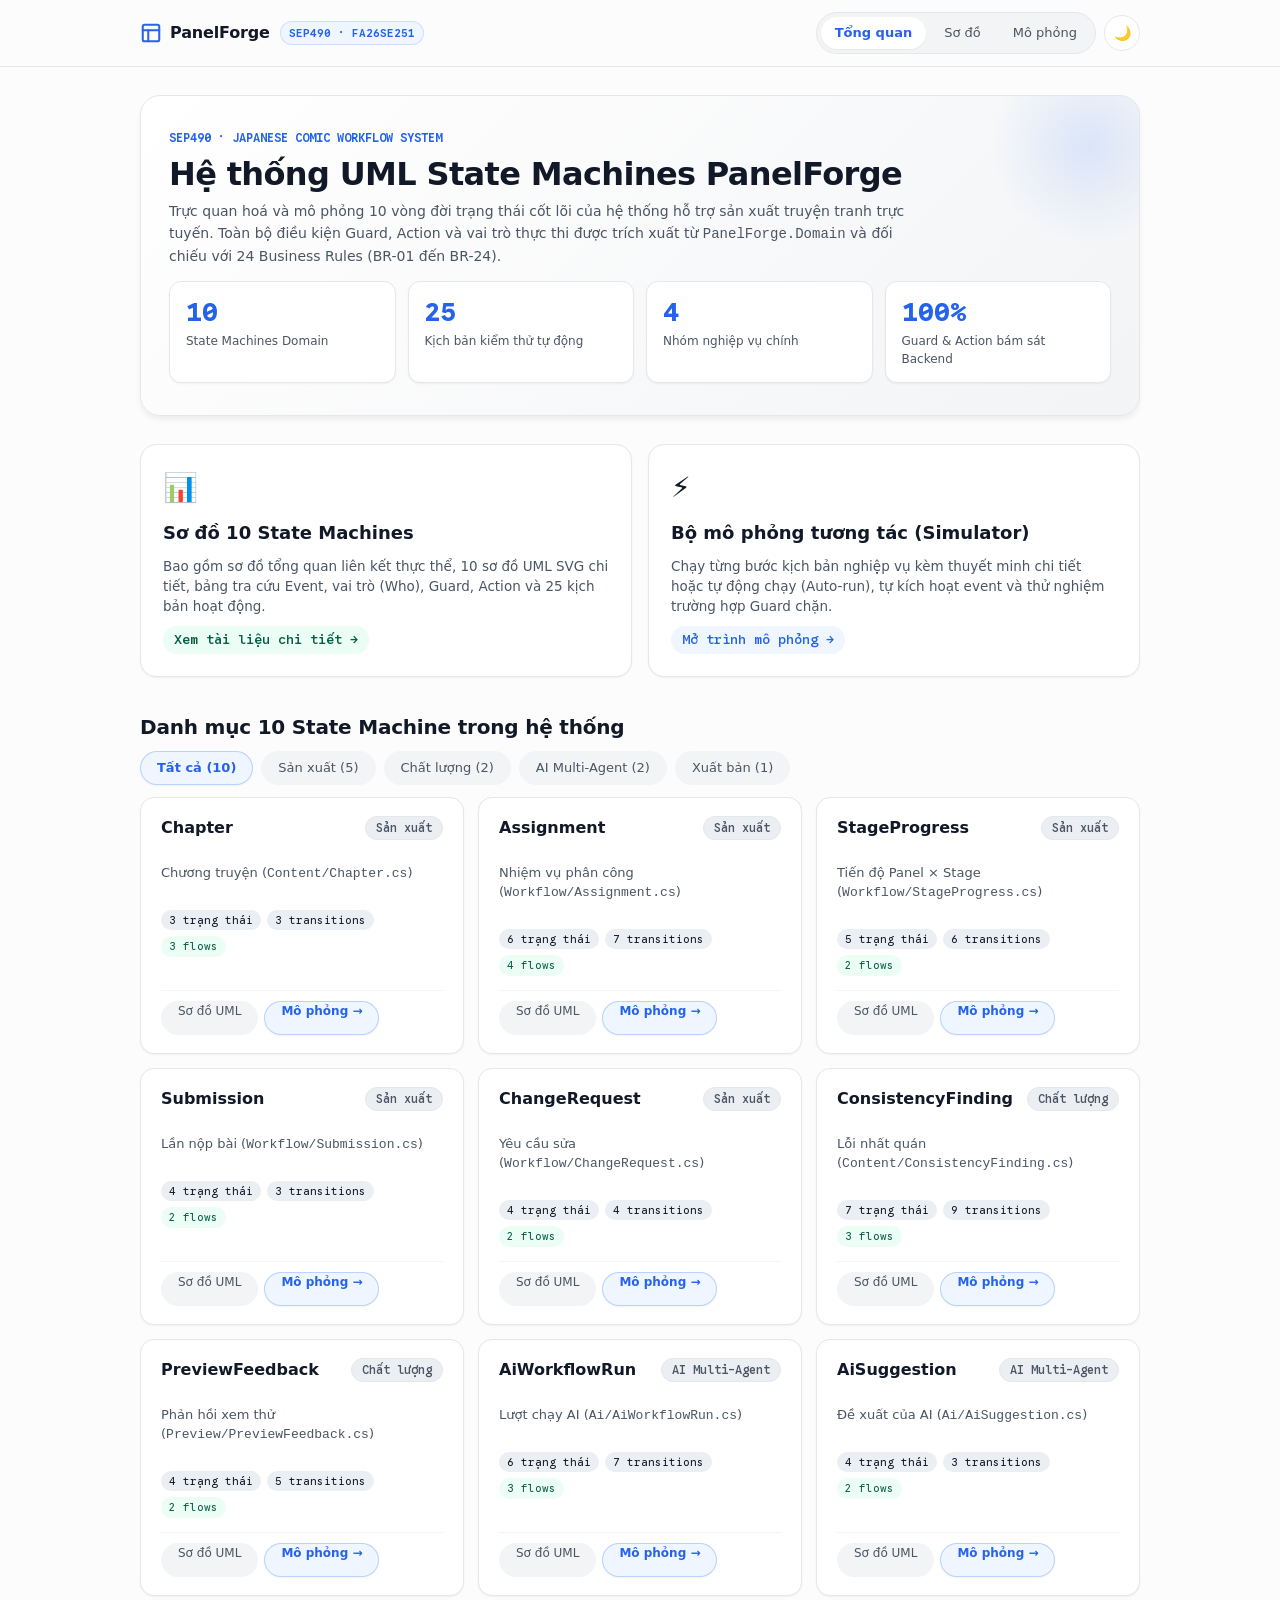
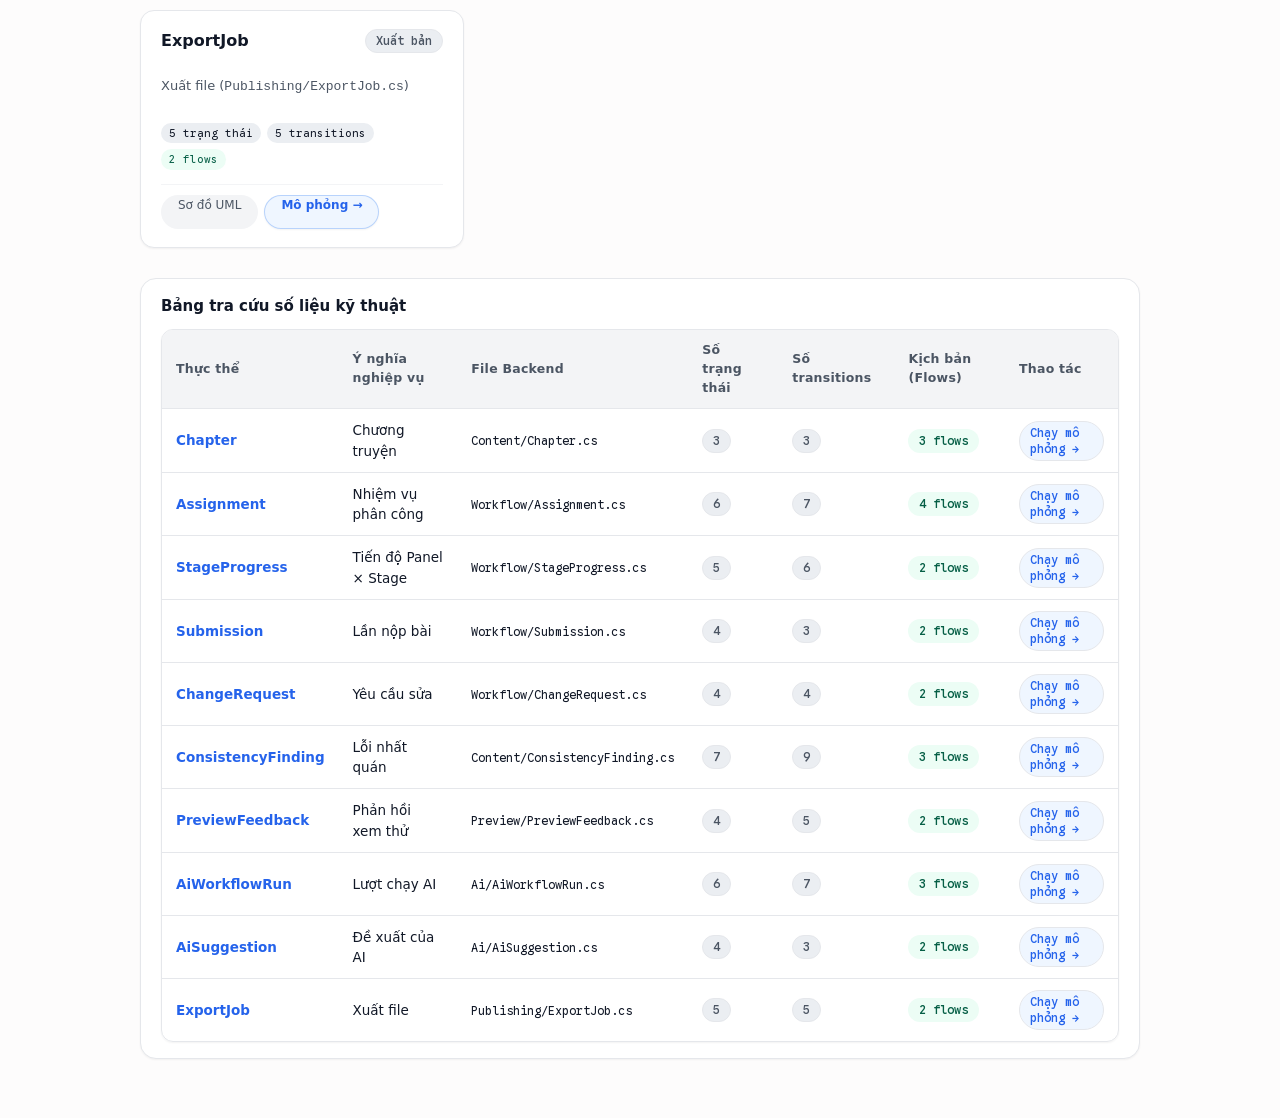
<file: index.html>
<!doctype html>
<html lang="vi">
<head>
<meta charset="utf-8">
<meta name="viewport" content="width=device-width, initial-scale=1, viewport-fit=cover">
<title>PanelForge · UML State Machines & Simulator</title>
<link rel="stylesheet" href="https://fonts.googleapis.com/css2?family=Google+Sans+Flex:wght@300..700&family=Google+Sans+Code:wght@300..700&display=swap">
<link rel="stylesheet" href="state-machines.css">
<style>
  .entry-grid { display: grid; grid-template-columns: repeat(auto-fit, minmax(280px, 1fr)); gap: 16px; margin: 8px 0; }
  .entry-card { display: flex; flex-direction: column; gap: 10px; padding: 22px; border-radius: 16px; background: var(--surface-bright); border: 1px solid var(--stroke-default); color: var(--on-surface); text-decoration: none; transition: all .2s ease; box-shadow: var(--shadow-sm); }
  .entry-card:hover { transform: translateY(-2px); border-color: var(--primary); box-shadow: var(--shadow-md); }
  .entry-card .icon { font-size: 28px; }
  .entry-card b { font-size: 18px; font-weight: 700; color: var(--on-surface); }
  .entry-card span { font-size: 13.5px; line-height: 20px; color: var(--on-surface-variant); }
  .m-badge-count { font-size: 11px; padding: 2px 8px; border-radius: 999px; background: var(--surface-container); font-family: var(--ff-mono); }
</style>
</head>
<body>
<header class="topnav">
  <div class="in">
    <div class="brand-wrap">
      <a class="brand" href="index.html">
        <svg width="22" height="22" viewBox="0 0 24 24" fill="none" stroke="currentColor" stroke-width="2.2" stroke-linecap="round" stroke-linejoin="round" style="color:var(--primary)"><rect x="3" y="3" width="18" height="18" rx="2"/><path d="M3 9h18"/><path d="M9 21V9"/></svg>
        PanelForge
      </a>
      <span class="brand-badge">SEP490 · FA26SE251</span>
    </div>
    <div class="actions">
      <nav aria-label="Trang">
        <a href="index.html" aria-current="page">Tổng quan</a>
        <a href="state-machine-diagrams.html">Sơ đồ</a>
        <a href="state-machine-simulator.html">Mô phỏng</a>
      </nav>
      <button class="btn-icon" id="theme-toggle" type="button" aria-label="Chuyển chế độ sáng tối">🌙</button>
    </div>
  </div>
</header>

<div class="wrap">
  <!-- Hero Section -->
  <section class="hero-card">
    <div class="row between">
      <div style="display:flex;flex-direction:column;gap:6px">
        <p class="body-s muted mono" style="color:var(--primary);font-weight:600">SEP490 · JAPANESE COMIC WORKFLOW SYSTEM</p>
        <h1 class="headline">Hệ thống UML State Machines PanelForge</h1>
        <p class="body-s muted" style="max-width:760px;font-size:14px;line-height:22px">
          Trực quan hoá và mô phỏng 10 vòng đời trạng thái cốt lõi của hệ thống hỗ trợ sản xuất truyện tranh trực tuyến. 
          Toàn bộ điều kiện Guard, Action và vai trò thực thi được trích xuất từ <code>PanelForge.Domain</code> và đối chiếu với 24 Business Rules (BR-01 đến BR-24).
        </p>
      </div>
    </div>

    <!-- Quick Metrics -->
    <div class="stats-grid">
      <div class="stat-item"><span class="val">10</span><span class="lbl">State Machines Domain</span></div>
      <div class="stat-item"><span class="val">25</span><span class="lbl">Kịch bản kiểm thử tự động</span></div>
      <div class="stat-item"><span class="val">4</span><span class="lbl">Nhóm nghiệp vụ chính</span></div>
      <div class="stat-item"><span class="val">100%</span><span class="lbl">Guard & Action bám sát Backend</span></div>
    </div>
  </section>

  <!-- Quick Access Entry Cards -->
  <div class="entry-grid">
    <a class="entry-card" href="state-machine-diagrams.html">
      <div class="icon">📊</div>
      <b>Sơ đồ 10 State Machines</b>
      <span>Bao gồm sơ đồ tổng quan liên kết thực thể, 10 sơ đồ UML SVG chi tiết, bảng tra cứu Event, vai trò (Who), Guard, Action và 25 kịch bản hoạt động.</span>
      <div class="row" style="margin-top:auto"><span class="badge ok">Xem tài liệu chi tiết →</span></div>
    </a>
    <a class="entry-card" href="state-machine-simulator.html">
      <div class="icon">⚡</div>
      <b>Bộ mô phỏng tương tác (Simulator)</b>
      <span>Chạy từng bước kịch bản nghiệp vụ kèm thuyết minh chi tiết hoặc tự động chạy (Auto-run), tự kích hoạt event và thử nghiệm trường hợp Guard chặn.</span>
      <div class="row" style="margin-top:auto"><span class="badge ok" style="background:var(--accent-container);color:var(--accent-fixed)">Mở trình mô phỏng →</span></div>
    </a>
  </div>

  <!-- Category Filter & Grid -->
  <div style="display:flex;flex-direction:column;gap:12px;margin-top:8px">
    <div class="row between">
      <h2 class="headline-s">Danh mục 10 State Machine trong hệ thống</h2>
      <div class="chips" id="filter-chips">
        <button class="chip is-active" data-group="all" type="button">Tất cả (10)</button>
        <button class="chip" data-group="prod" type="button">Sản xuất (5)</button>
        <button class="chip" data-group="qa" type="button">Chất lượng (2)</button>
        <button class="chip" data-group="ai" type="button">AI Multi-Agent (2)</button>
        <button class="chip" data-group="pub" type="button">Xuất bản (1)</button>
      </div>
    </div>

    <div class="machine-grid" id="m-grid"></div>
  </div>

  <!-- Summary Table -->
  <div class="panel" style="margin-top:10px">
    <span style="font-weight:600;font-size:15px">Bảng tra cứu số liệu kỹ thuật</span>
    <div class="table-wrap">
      <table class="table">
        <thead>
          <tr>
            <th>Thực thể</th>
            <th>Ý nghĩa nghiệp vụ</th>
            <th>File Backend</th>
            <th>Số trạng thái</th>
            <th>Số transitions</th>
            <th>Kịch bản (Flows)</th>
            <th>Thao tác</th>
          </tr>
        </thead>
        <tbody id="rows"></tbody>
      </table>
    </div>
  </div>
</div>

<script src="state-machines.js"></script>
<script>
// Theme Management
const themeBtn = document.getElementById('theme-toggle');
function applyTheme(th) {
  document.documentElement.setAttribute('data-theme', th);
  localStorage.setItem('sm_theme', th);
  themeBtn.textContent = th === 'dark' ? '☀️' : '🌙';
  themeBtn.title = th === 'dark' ? 'Chuyển sang giao diện Sáng' : 'Chuyển sang giao diện Tối';
}
const curTheme = localStorage.getItem('sm_theme') || (window.matchMedia('(prefers-color-scheme: dark)').matches ? 'dark' : 'light');
applyTheme(curTheme);
themeBtn.onclick = () => applyTheme(document.documentElement.getAttribute('data-theme') === 'dark' ? 'light' : 'dark');

// Groups definition
const { MACHINES } = window.SM;
const GROUP_MAP = {
  chapter: 'prod', assignment: 'prod', stage: 'prod', submission: 'prod', cr: 'prod',
  finding: 'qa', feedback: 'qa',
  airun: 'ai', aisug: 'ai',
  export: 'pub'
};

const GROUP_LABELS = {
  prod: 'Sản xuất', qa: 'Chất lượng', ai: 'AI Multi-Agent', pub: 'Xuất bản'
};

function renderCards(filter = 'all') {
  const grid = document.getElementById('m-grid');
  grid.innerHTML = '';
  Object.entries(MACHINES).forEach(([k, m]) => {
    const grp = GROUP_MAP[k];
    if (filter !== 'all' && grp !== filter) return;
    const card = document.createElement('div');
    card.className = 'm-card';
    card.innerHTML = `
      <div class="m-card-header">
        <span class="m-card-title">${m.name}</span>
        <span class="badge">${GROUP_LABELS[grp]}</span>
      </div>
      <p class="m-card-desc">${m.vi} (<code>${m.file}</code>)</p>
      <div class="row" style="gap:6px;font-size:12px;margin:4px 0">
        <span class="m-badge-count">${Object.keys(m.states).length} trạng thái</span>
        <span class="m-badge-count">${m.t.length} transitions</span>
        <span class="m-badge-count" style="background:var(--positive-container);color:var(--positive-text)">${m.flows.length} flows</span>
      </div>
      <div class="m-card-footer">
        <a class="chip" href="state-machine-diagrams.html#${k}" style="text-decoration:none;font-size:12px">Sơ đồ UML</a>
        <a class="chip is-active" href="state-machine-simulator.html#${k}" style="text-decoration:none;font-size:12px">Mô phỏng →</a>
      </div>
    `;
    grid.appendChild(card);
  });
}

// Filter clicks
document.querySelectorAll('#filter-chips button').forEach(b => {
  b.onclick = () => {
    document.querySelectorAll('#filter-chips button').forEach(x => x.classList.remove('is-active'));
    b.classList.add('is-active');
    renderCards(b.dataset.group);
  };
});
renderCards();

// Populate table
document.getElementById('rows').innerHTML = Object.entries(MACHINES).map(([k, m]) => `
  <tr>
    <td><a href="state-machine-diagrams.html#${k}" style="color:var(--primary);font-weight:600;text-decoration:none">${m.name}</a></td>
    <td>${m.vi}</td>
    <td><code>${m.file}</code></td>
    <td><span class="badge">${Object.keys(m.states).length}</span></td>
    <td><span class="badge">${m.t.length}</span></td>
    <td><span class="badge ok">${m.flows.length} flows</span></td>
    <td>
      <a href="state-machine-simulator.html#${k}" class="badge" style="background:var(--accent-container);color:var(--accent-fixed);text-decoration:none">Chạy mô phỏng →</a>
    </td>
  </tr>
`).join('');
</script>
</body>
</html>
</file>
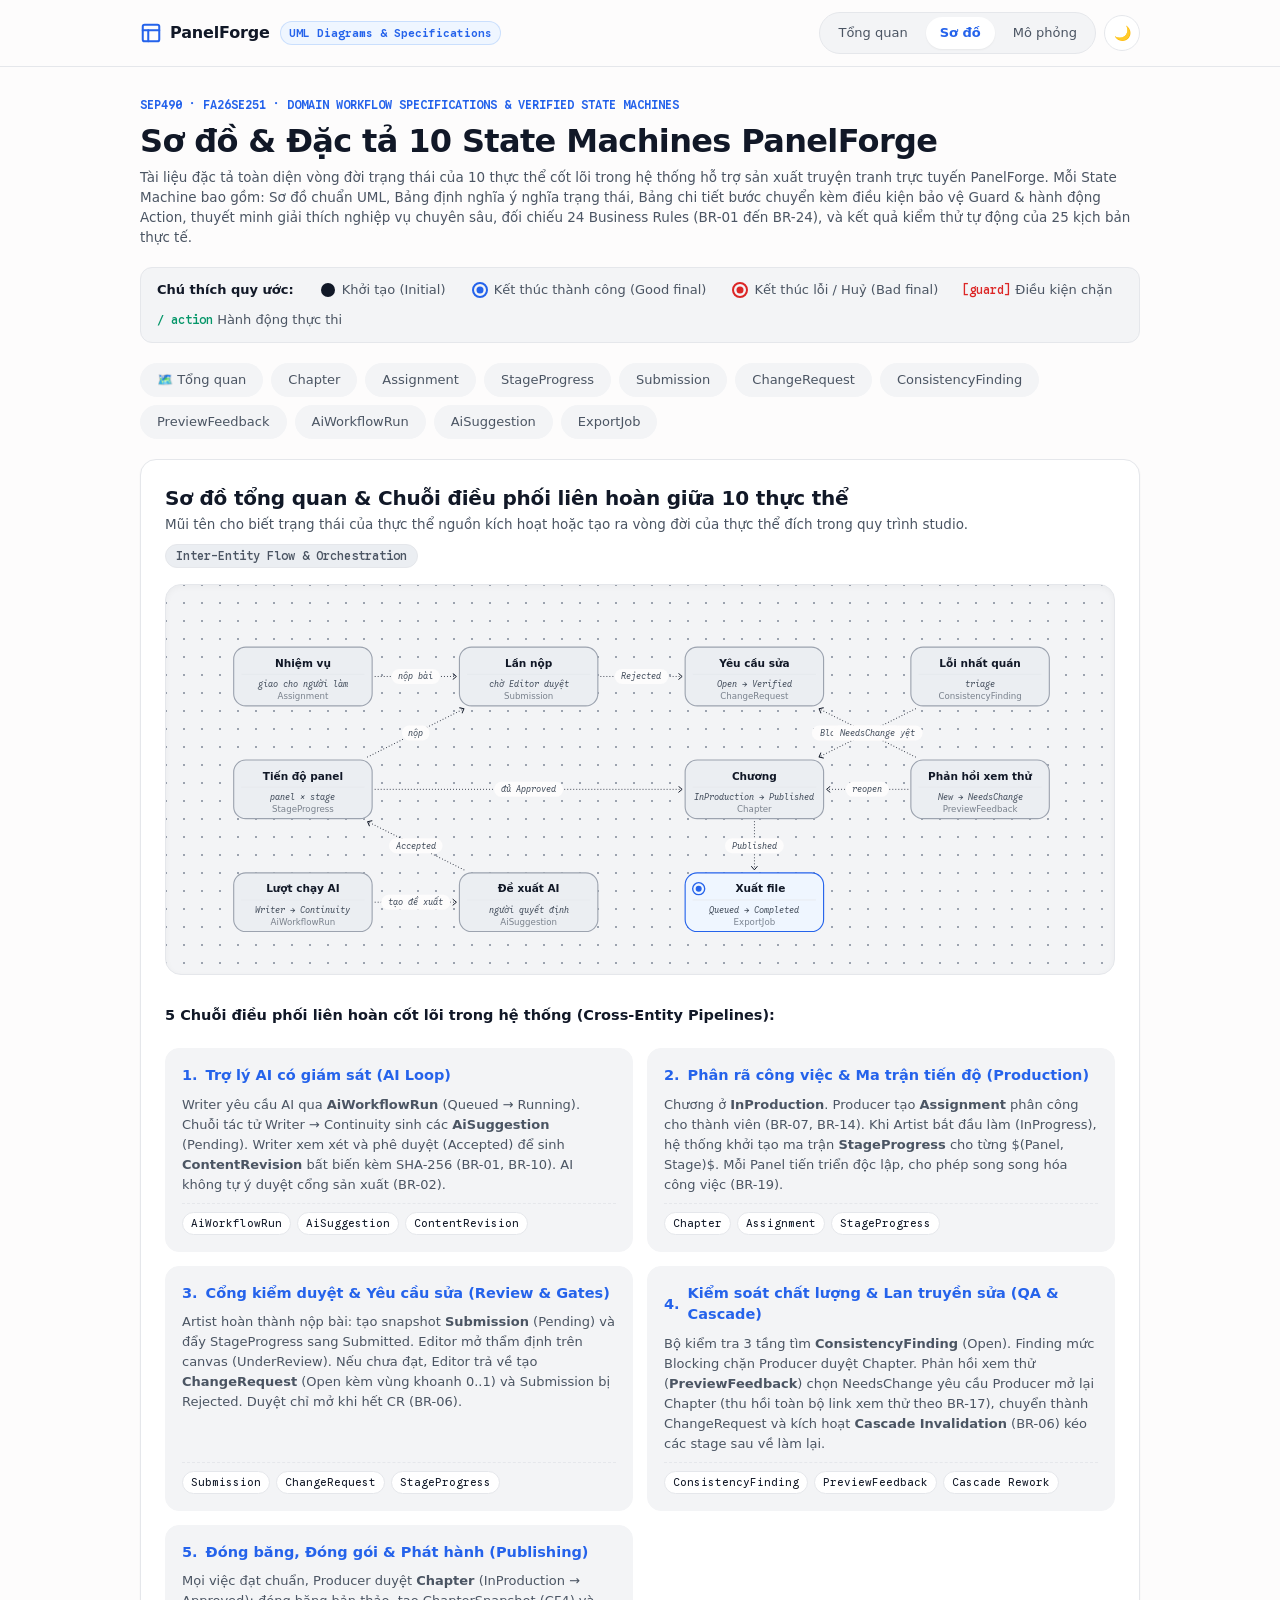
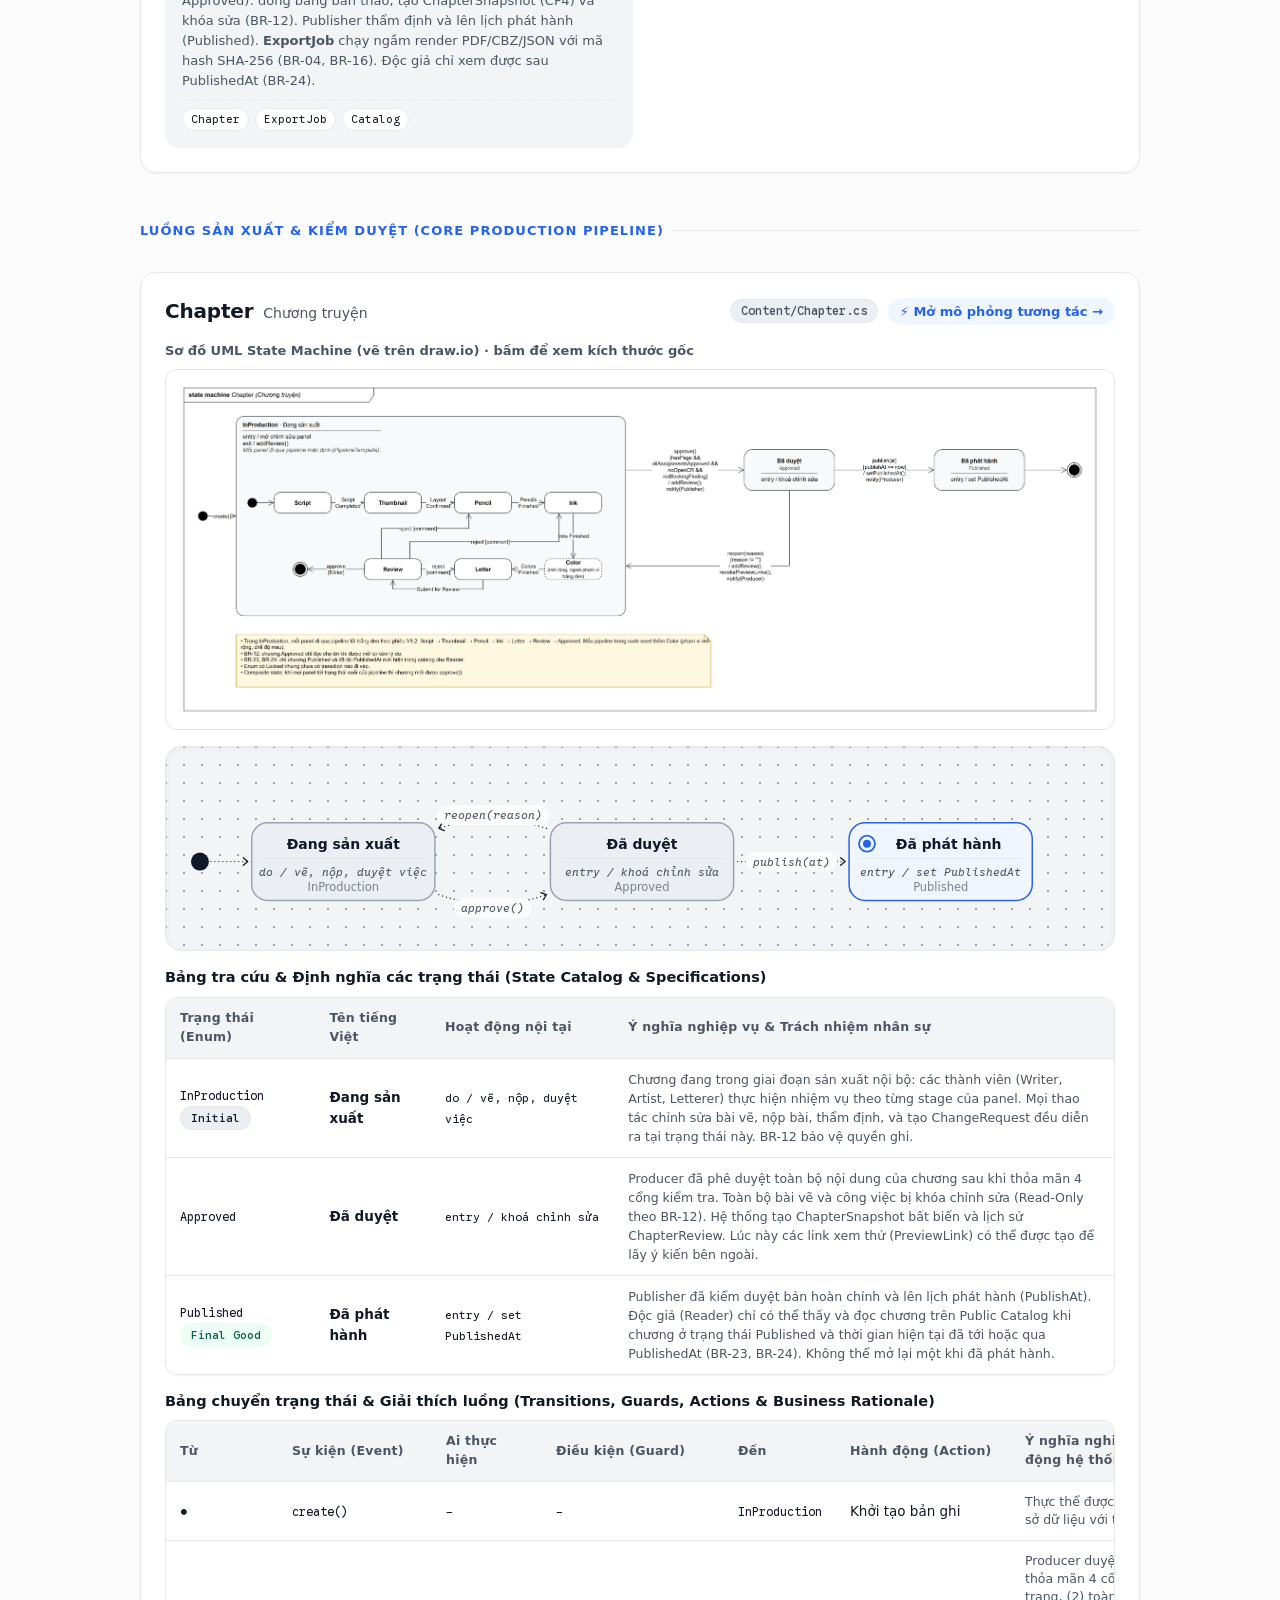
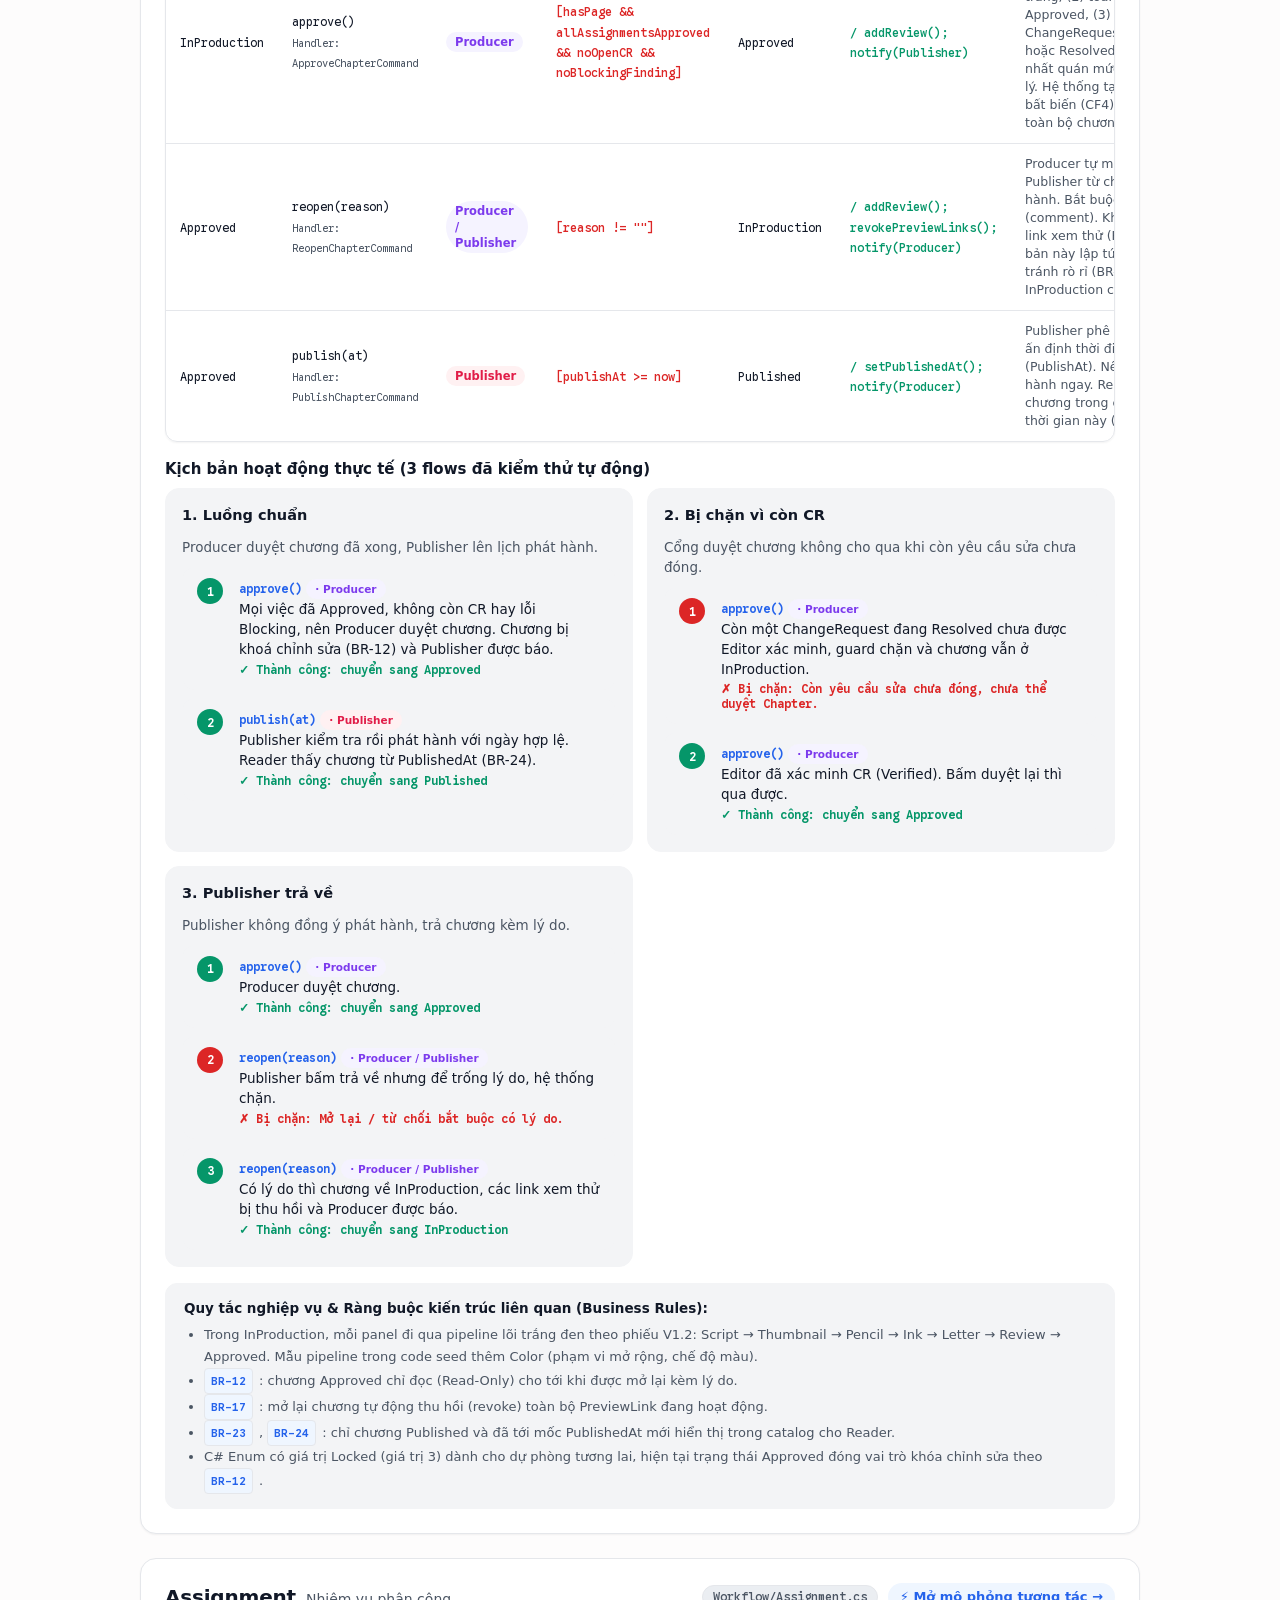
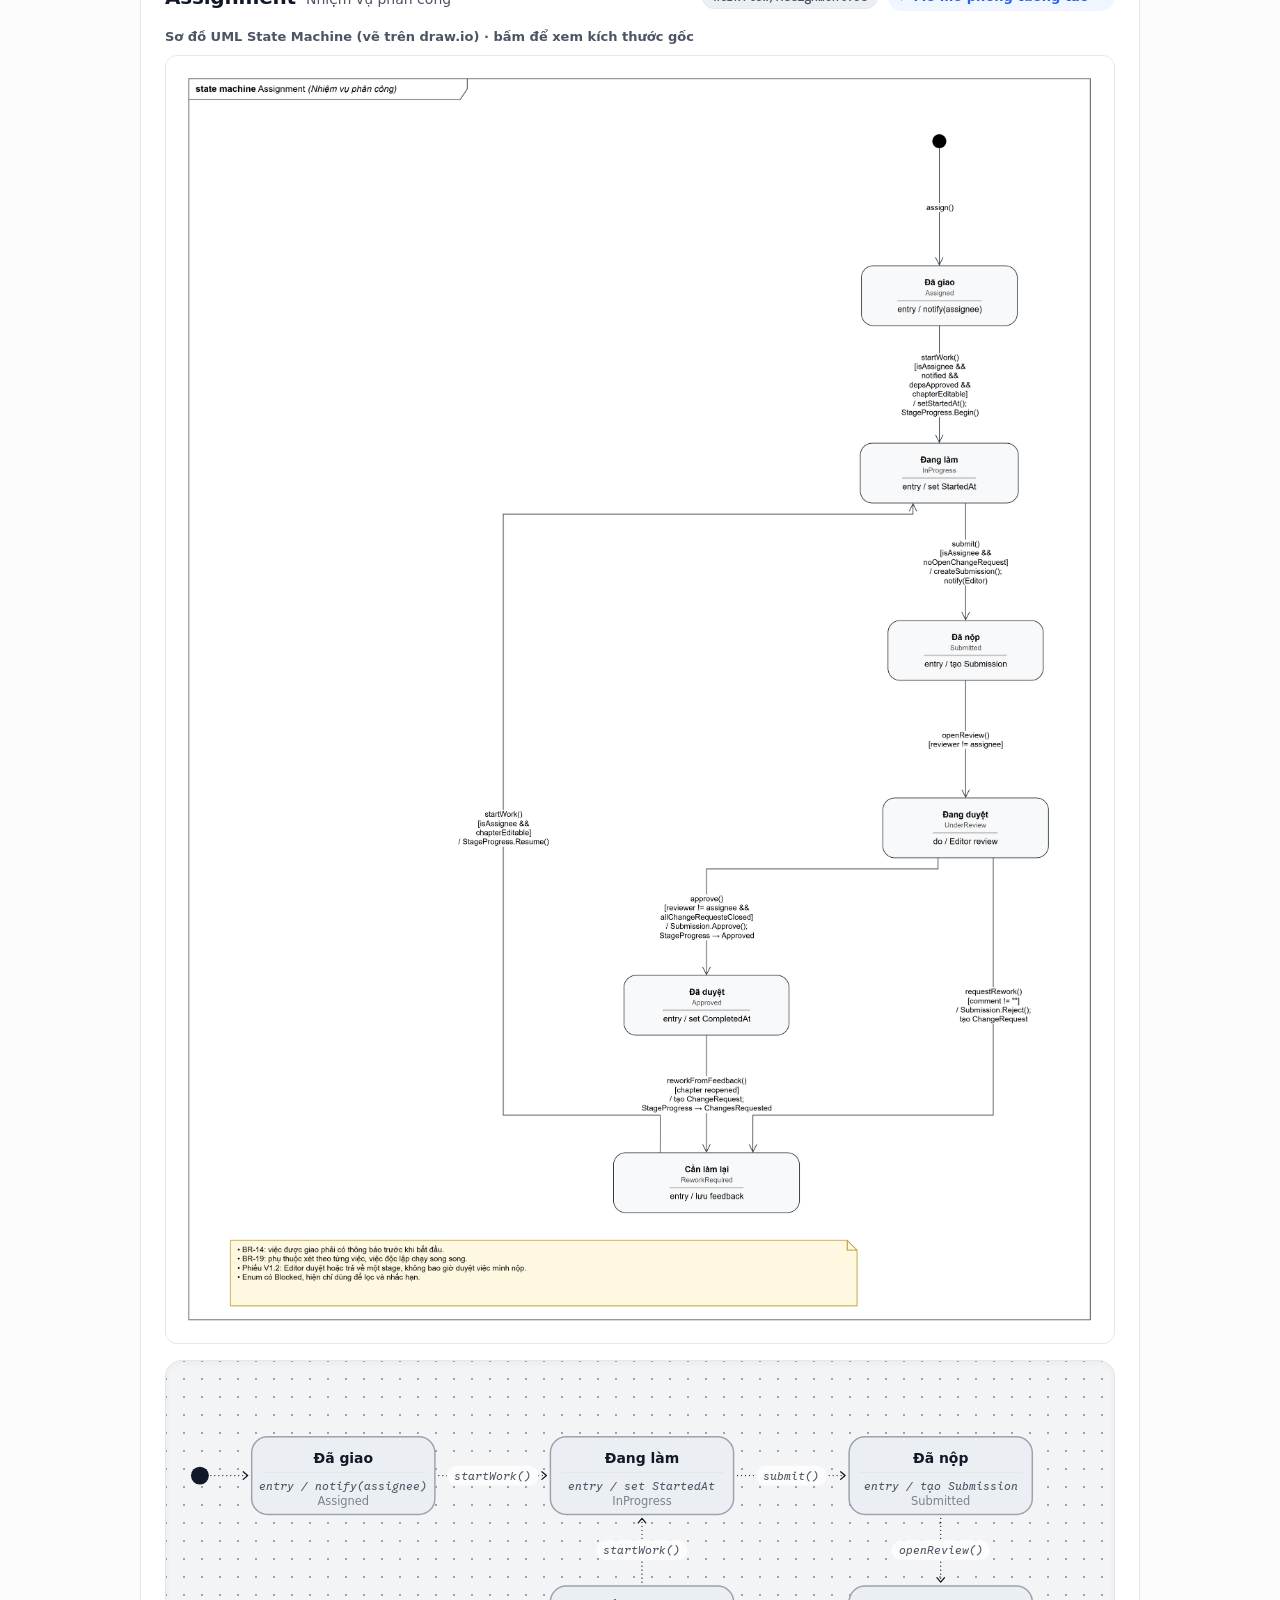
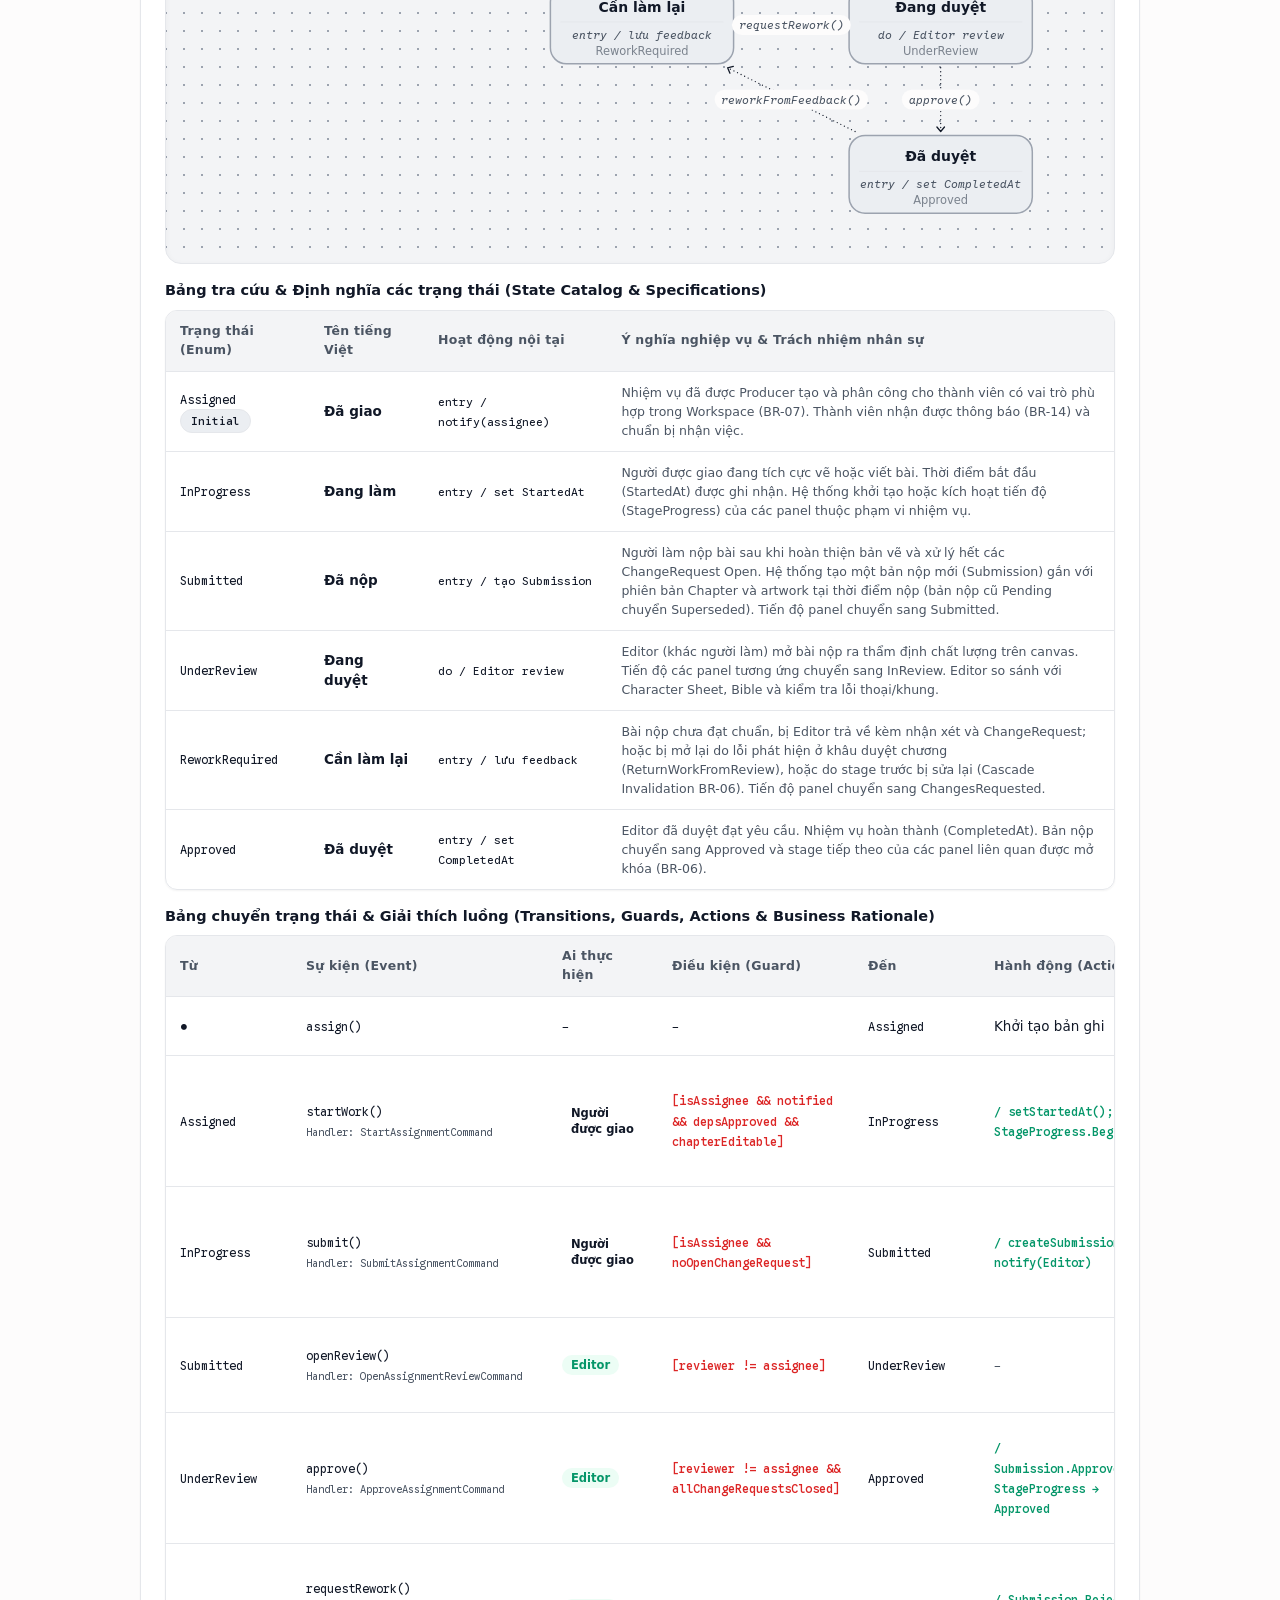
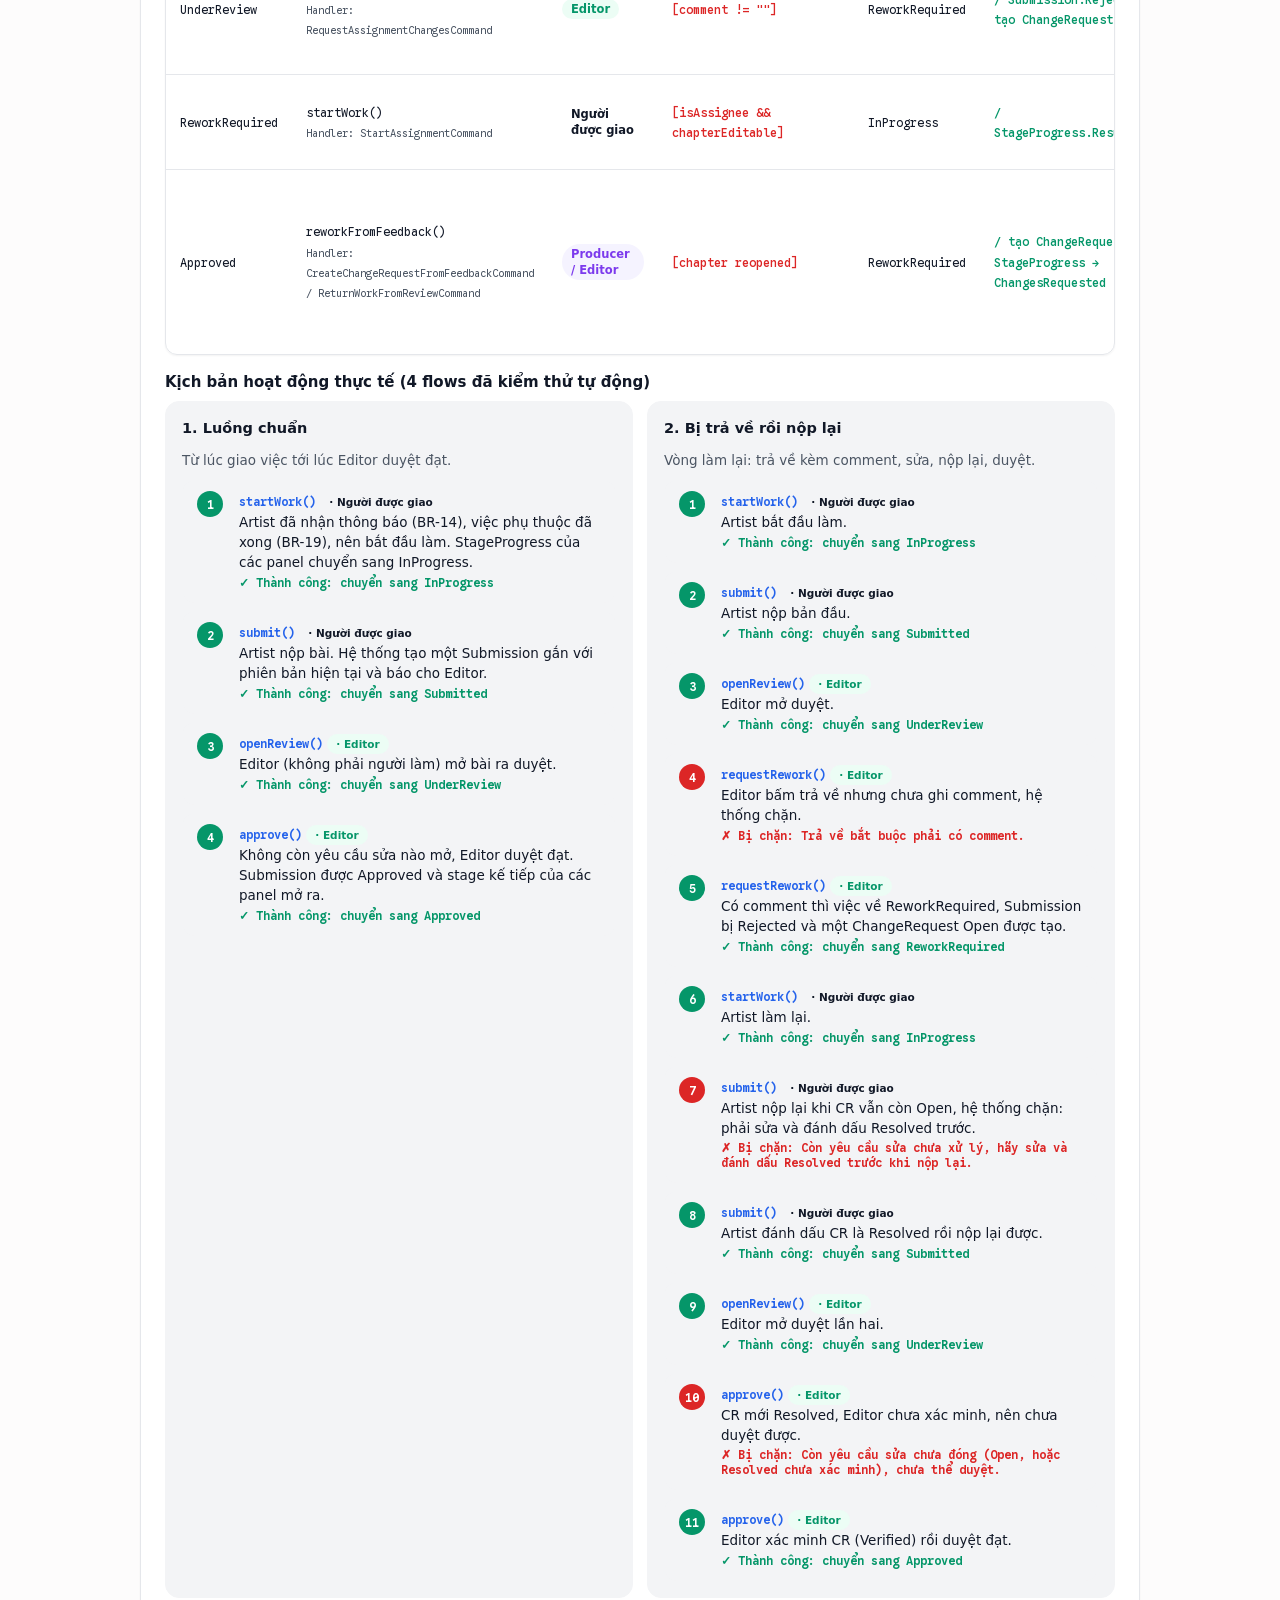
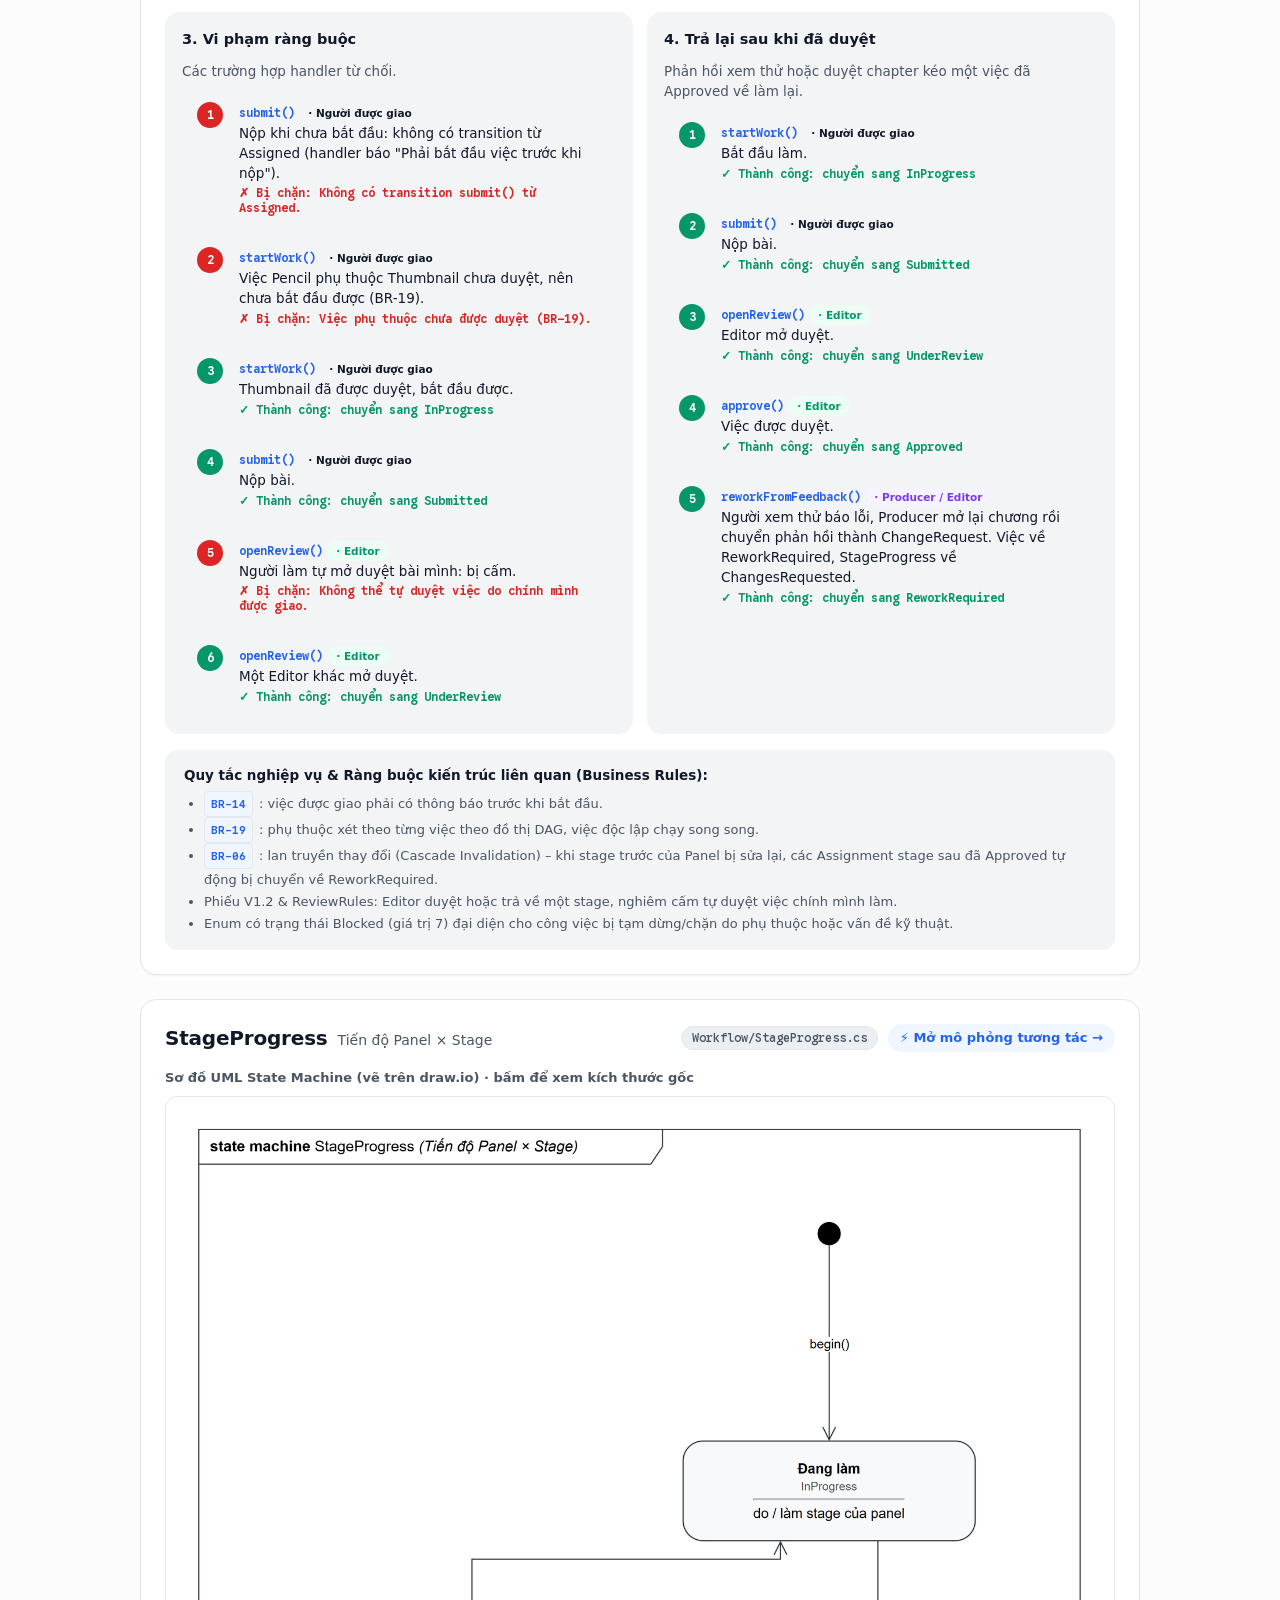
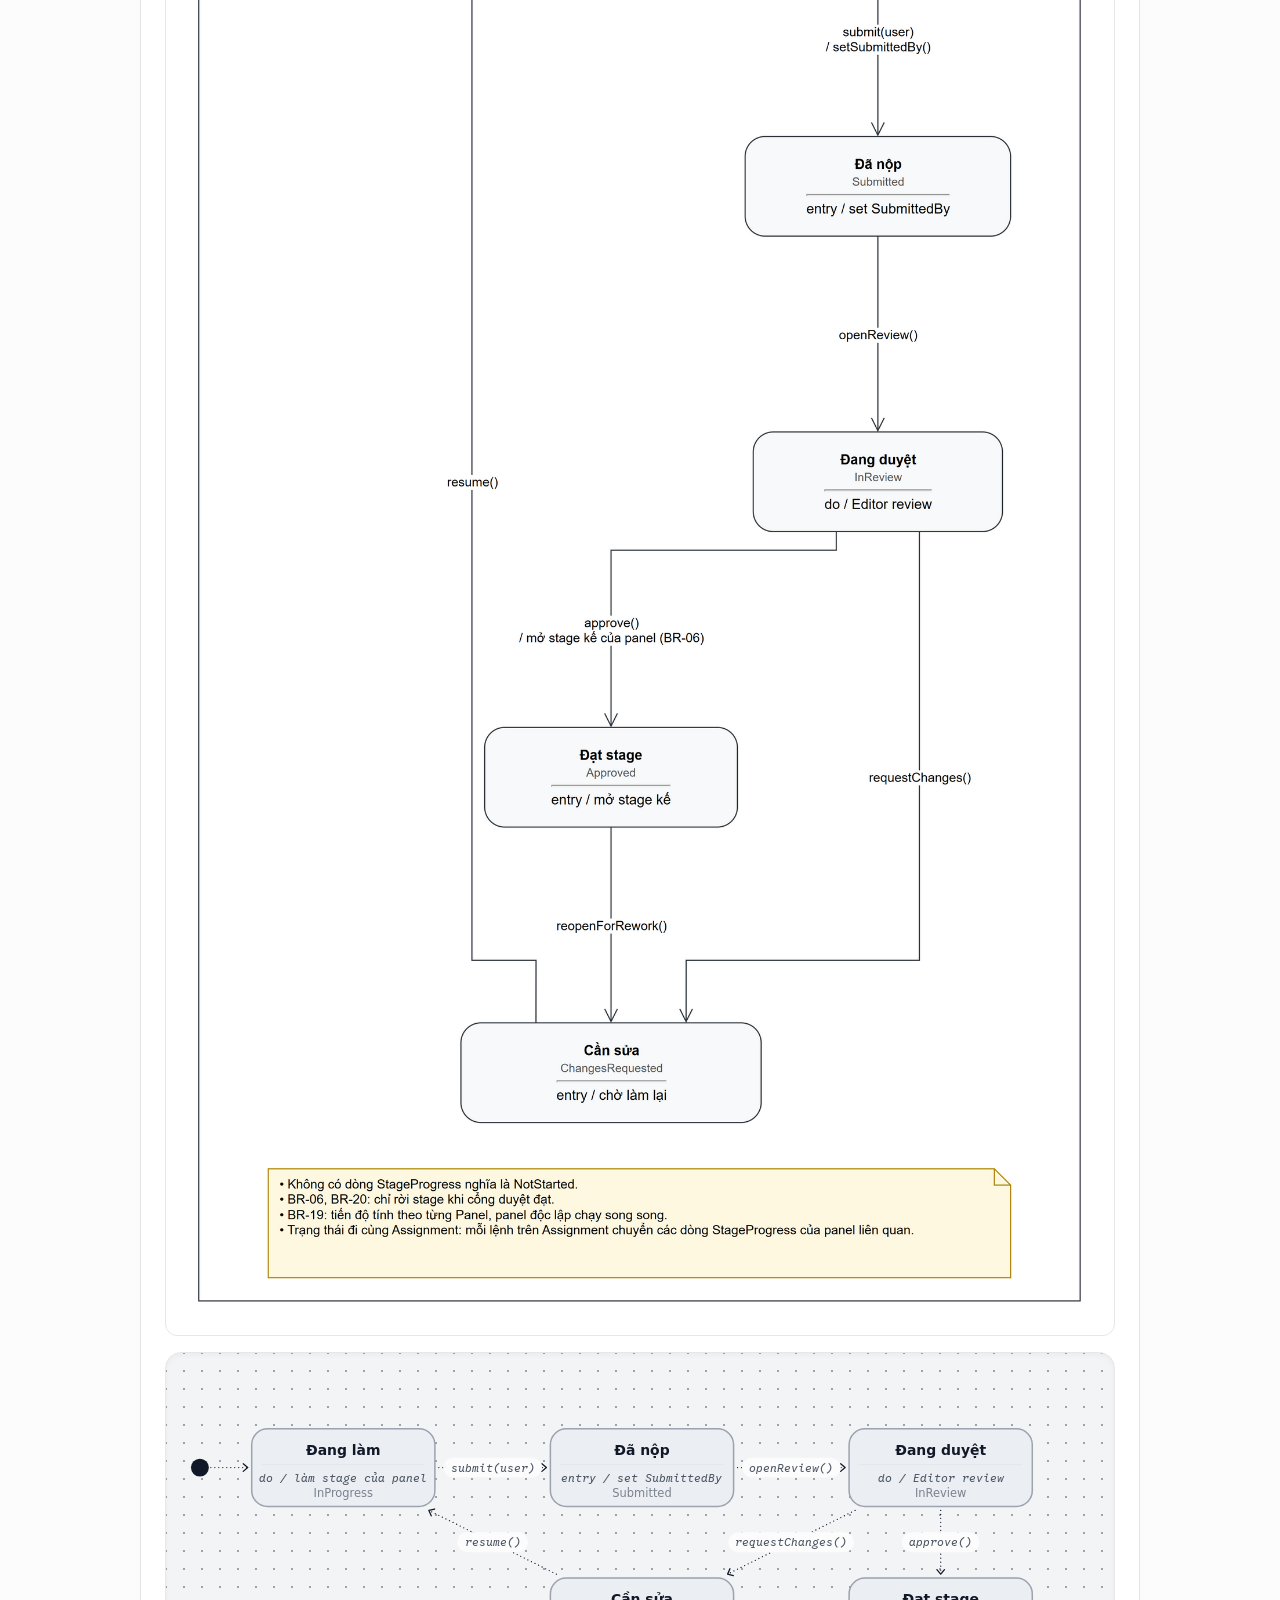
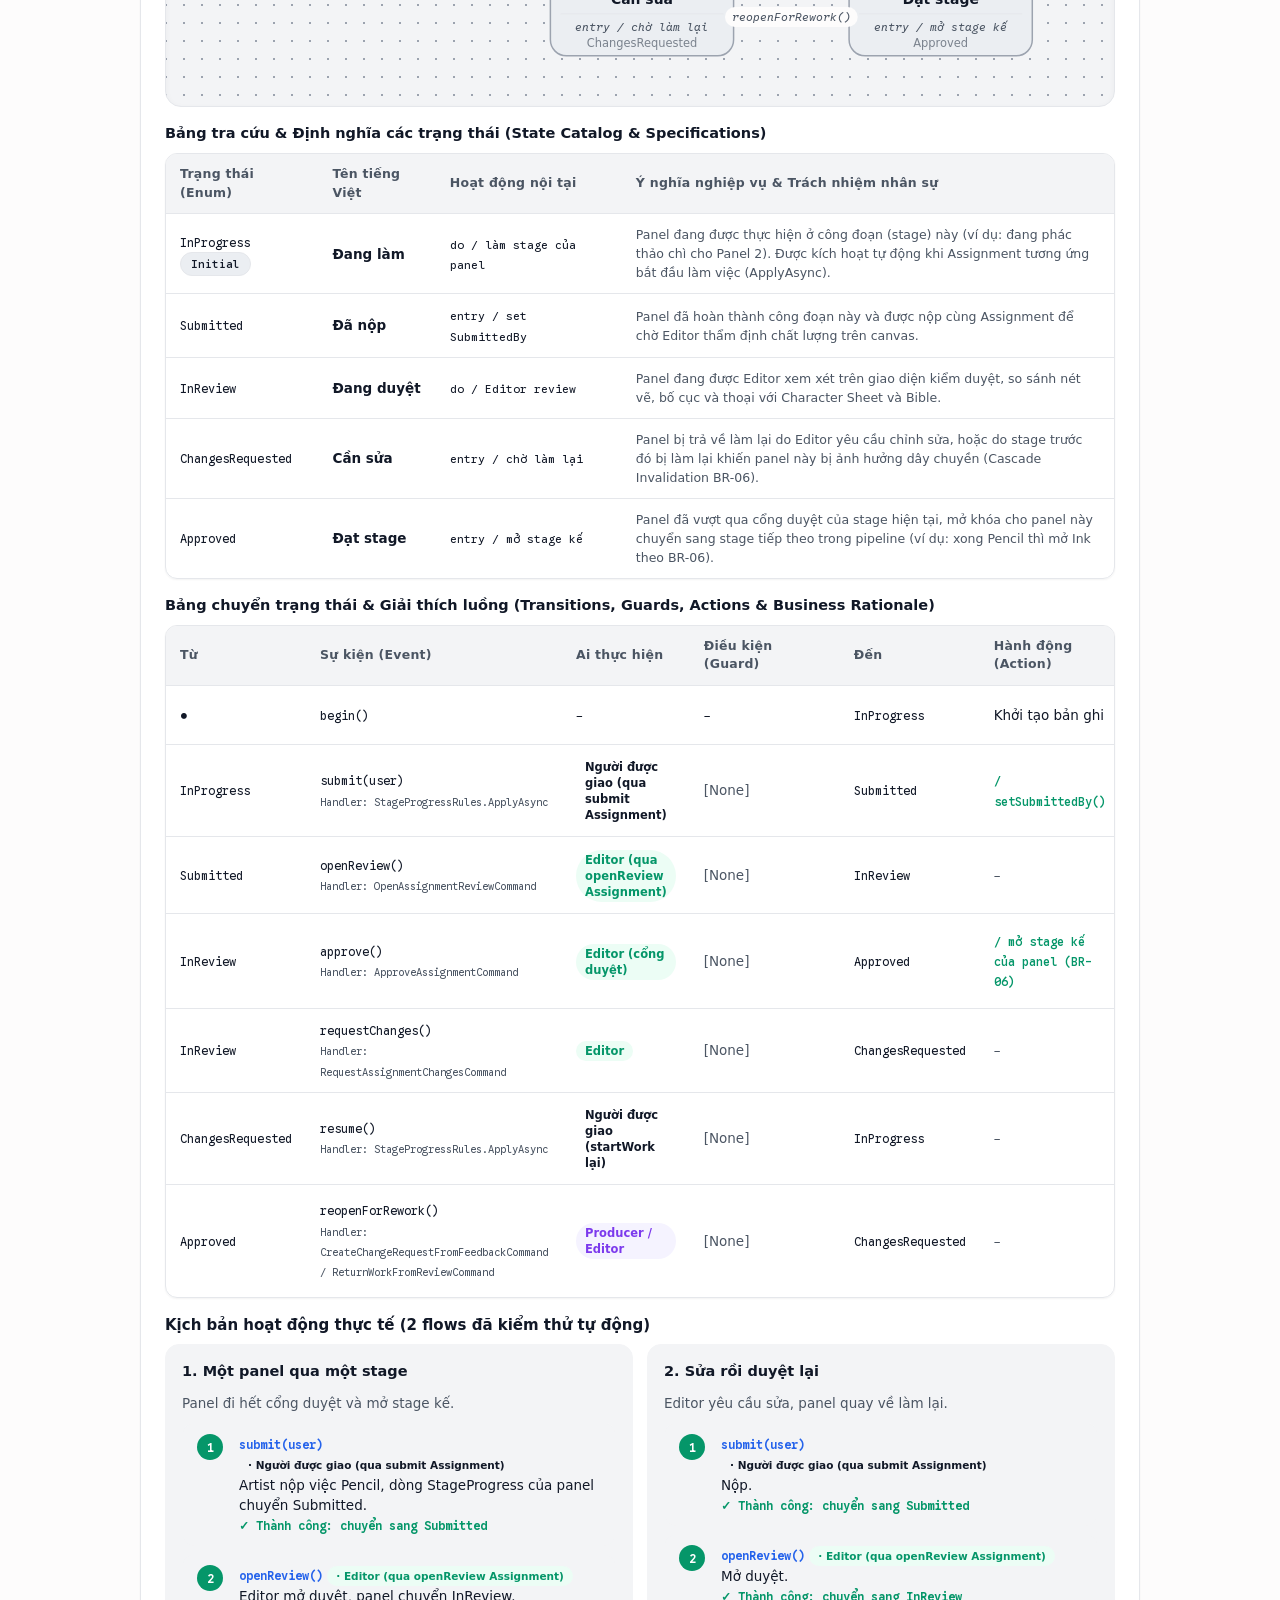
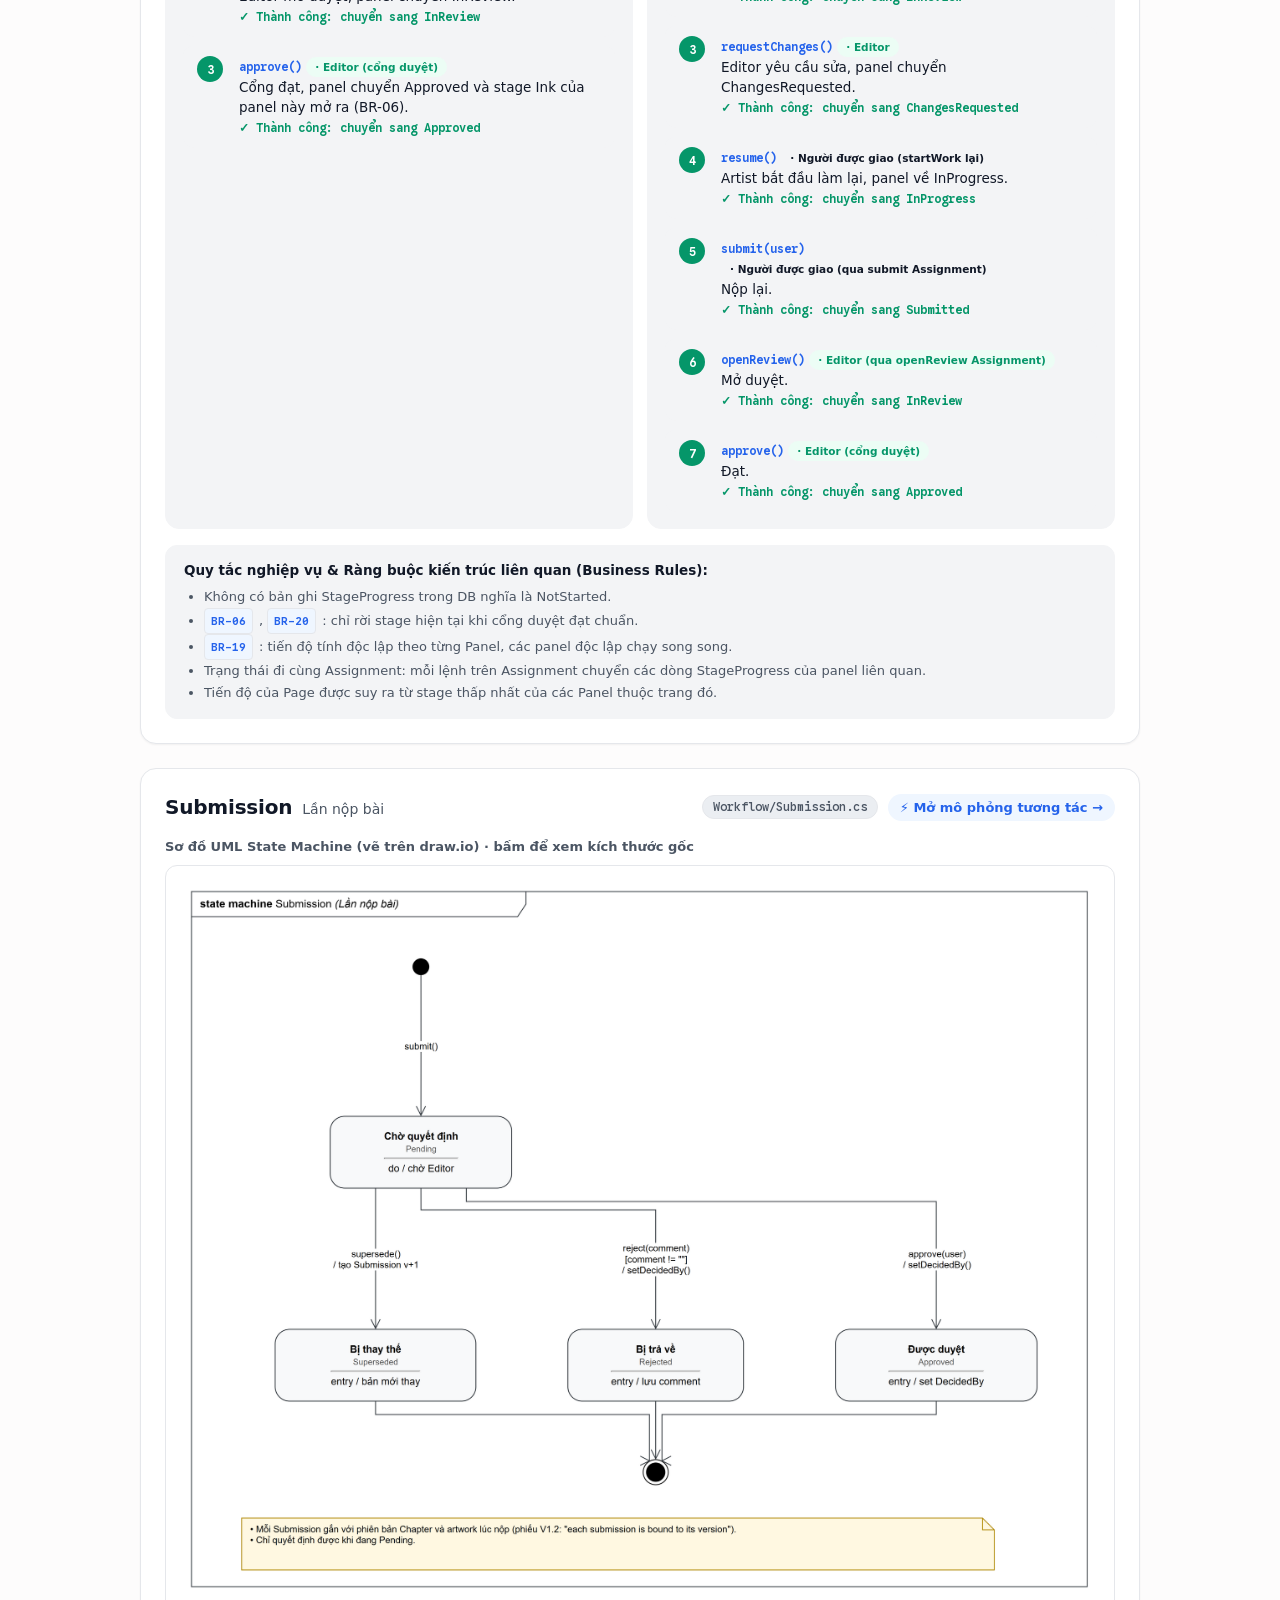
<file: state-machine-diagrams.html>
<!doctype html>
<html lang="vi">
<head>
<meta charset="utf-8">
<meta name="viewport" content="width=device-width, initial-scale=1, viewport-fit=cover">
<title>PanelForge · State Machine Diagrams & Specifications</title>
<link rel="stylesheet" href="https://fonts.googleapis.com/css2?family=Google+Sans+Flex:wght@300..700&family=Google+Sans+Code:wght@300..700&display=swap">
<link rel="stylesheet" href="state-machines.css">
<style>
  .legend { display: flex; flex-wrap: wrap; gap: 10px 24px; font-size: 13px; color: var(--on-surface-variant); padding: 12px 16px; background: var(--surface-dim); border-radius: 12px; border: 1px solid var(--stroke-default); align-items: center; }
  .legend svg { vertical-align: middle; }
  .flows { display: grid; grid-template-columns: repeat(auto-fit, minmax(320px, 1fr)); gap: 14px; }
  .flow { display: flex; flex-direction: column; gap: 10px; padding: 16px; border-radius: 14px; background: var(--surface-dim); border: 1px solid var(--stroke-subtle); min-width: 0; }
  .flow h4 { margin: 0; font-size: 14.5px; font-weight: 650; color: var(--on-surface); }
  .sub { margin: 16px 0 6px; font-size: 15px; font-weight: 650; }
  .card-actions a { font-size: 13px; font-weight: 600; color: var(--primary); text-decoration: none; padding: 4px 12px; border-radius: 999px; background: var(--accent-container); transition: all .15s ease; }
  .card-actions a:hover { filter: brightness(0.95); text-decoration: underline; }
  .uml { margin: 0; display: flex; flex-direction: column; gap: 8px; }
  .uml figcaption { font-size: 13px; font-weight: 600; color: var(--on-surface-variant); }
  .uml a { display: block; overflow-x: auto; background: #fff; border: 1px solid var(--stroke-default); border-radius: 12px; padding: 8px; }
  .uml img { display: block; width: 100%; min-width: 720px; height: auto; }
  .notes { margin: 0; padding-left: 20px; font-size: 13px; line-height: 22px; color: var(--on-surface-variant); }
</style>
</head>
<body>
<header class="topnav">
  <div class="in">
    <div class="brand-wrap">
      <a class="brand" href="index.html">
        <svg width="22" height="22" viewBox="0 0 24 24" fill="none" stroke="currentColor" stroke-width="2.2" stroke-linecap="round" stroke-linejoin="round" style="color:var(--primary)"><rect x="3" y="3" width="18" height="18" rx="2"/><path d="M3 9h18"/><path d="M9 21V9"/></svg>
        PanelForge
      </a>
      <span class="brand-badge">UML Diagrams & Specifications</span>
    </div>
    <div class="actions">
      <nav aria-label="Trang">
        <a href="index.html">Tổng quan</a>
        <a href="state-machine-diagrams.html" aria-current="page">Sơ đồ</a>
        <a href="state-machine-simulator.html">Mô phỏng</a>
      </nav>
      <button class="btn-icon" id="theme-toggle" type="button" aria-label="Chuyển chế độ sáng tối">🌙</button>
    </div>
  </div>
</header>

<div class="wrap">
  <div style="display:flex;flex-direction:column;gap:6px">
    <p class="body-s muted mono" style="color:var(--primary);font-weight:600">SEP490 · FA26SE251 · DOMAIN WORKFLOW SPECIFICATIONS & VERIFIED STATE MACHINES</p>
    <h1 class="headline">Sơ đồ & Đặc tả 10 State Machines PanelForge</h1>
    <p class="body-s muted">
      Tài liệu đặc tả toàn diện vòng đời trạng thái của 10 thực thể cốt lõi trong hệ thống hỗ trợ sản xuất truyện tranh trực tuyến PanelForge. 
      Mỗi State Machine bao gồm: Sơ đồ chuẩn UML, Bảng định nghĩa ý nghĩa trạng thái, Bảng chi tiết bước chuyển kèm điều kiện bảo vệ Guard & hành động Action, 
      thuyết minh giải thích nghiệp vụ chuyên sâu, đối chiếu 24 Business Rules (BR-01 đến BR-24), và kết quả kiểm thử tự động của 25 kịch bản thực tế.
    </p>
  </div>

  <!-- Legend -->
  <div class="legend">
    <span style="font-weight:600;color:var(--on-surface)">Chú thích quy ước:</span>
    <span><svg width="20" height="20"><circle cx="10" cy="10" r="7" fill="var(--on-surface)"/></svg> Khởi tạo (Initial)</span>
    <span><svg width="20" height="20"><circle cx="10" cy="10" r="7" fill="none" stroke="var(--primary)" stroke-width="2"/><circle cx="10" cy="10" r="3.5" fill="var(--primary)"/></svg> Kết thúc thành công (Good final)</span>
    <span><svg width="20" height="20"><circle cx="10" cy="10" r="7" fill="none" stroke="var(--error)" stroke-width="2"/><circle cx="10" cy="10" r="3.5" fill="var(--error)"/></svg> Kết thúc lỗi / Huỷ (Bad final)</span>
    <span><code class="mono g">[guard]</code> Điều kiện chặn</span>
    <span><code class="mono a">/ action</code> Hành động thực thi</span>
  </div>

  <!-- Quick Navigation Anchors -->
  <nav class="chips" id="nav" aria-label="Mục lục"></nav>

  <!-- Overview Inter-Entity Map Card -->
  <section class="card" id="overview">
    <div class="row between">
      <div>
        <h2 class="headline-s">Sơ đồ tổng quan & Chuỗi điều phối liên hoàn giữa 10 thực thể</h2>
        <p class="body-s muted" style="margin-top:2px">Mũi tên cho biết trạng thái của thực thể nguồn kích hoạt hoặc tạo ra vòng đời của thực thể đích trong quy trình studio.</p>
      </div>
      <span class="badge mono">Inter-Entity Flow & Orchestration</span>
    </div>
    <div class="viewport"><svg id="svg-overview" role="img" aria-label="Sơ đồ tổng quan liên kết"></svg></div>

    <!-- 5 Cross-Entity Orchestration Chains -->
    <div style="margin-top:14px;display:flex;flex-direction:column;gap:8px">
      <span style="font-weight:650;font-size:14.5px">5 Chuỗi điều phối liên hoàn cốt lõi trong hệ thống (Cross-Entity Pipelines):</span>
      <div class="orchestration-grid">
        <div class="orch-card">
          <h4><span>1.</span> Trợ lý AI có giám sát (AI Loop)</h4>
          <p>Writer yêu cầu AI qua <b>AiWorkflowRun</b> (Queued → Running). Chuỗi tác tử Writer → Continuity sinh các <b>AiSuggestion</b> (Pending). Writer xem xét và phê duyệt (Accepted) để sinh <b>ContentRevision</b> bất biến kèm SHA-256 (BR-01, BR-10). AI không tự ý duyệt cổng sản xuất (BR-02).</p>
          <div class="orch-tags">
            <span class="tag-sm">AiWorkflowRun</span><span class="tag-sm">AiSuggestion</span><span class="tag-sm">ContentRevision</span>
          </div>
        </div>

        <div class="orch-card">
          <h4><span>2.</span> Phân rã công việc & Ma trận tiến độ (Production)</h4>
          <p>Chương ở <b>InProduction</b>. Producer tạo <b>Assignment</b> phân công cho thành viên (BR-07, BR-14). Khi Artist bắt đầu làm (InProgress), hệ thống khởi tạo ma trận <b>StageProgress</b> cho từng $(Panel, Stage)$. Mỗi Panel tiến triển độc lập, cho phép song song hóa công việc (BR-19).</p>
          <div class="orch-tags">
            <span class="tag-sm">Chapter</span><span class="tag-sm">Assignment</span><span class="tag-sm">StageProgress</span>
          </div>
        </div>

        <div class="orch-card">
          <h4><span>3.</span> Cổng kiểm duyệt & Yêu cầu sửa (Review & Gates)</h4>
          <p>Artist hoàn thành nộp bài: tạo snapshot <b>Submission</b> (Pending) và đẩy StageProgress sang Submitted. Editor mở thẩm định trên canvas (UnderReview). Nếu chưa đạt, Editor trả về tạo <b>ChangeRequest</b> (Open kèm vùng khoanh 0..1) và Submission bị Rejected. Duyệt chỉ mở khi hết CR (BR-06).</p>
          <div class="orch-tags">
            <span class="tag-sm">Submission</span><span class="tag-sm">ChangeRequest</span><span class="tag-sm">StageProgress</span>
          </div>
        </div>

        <div class="orch-card">
          <h4><span>4.</span> Kiểm soát chất lượng & Lan truyền sửa (QA & Cascade)</h4>
          <p>Bộ kiểm tra 3 tầng tìm <b>ConsistencyFinding</b> (Open). Finding mức Blocking chặn Producer duyệt Chapter. Phản hồi xem thử (<b>PreviewFeedback</b>) chọn NeedsChange yêu cầu Producer mở lại Chapter (thu hồi toàn bộ link xem thử theo BR-17), chuyển thành ChangeRequest và kích hoạt <b>Cascade Invalidation</b> (BR-06) kéo các stage sau về làm lại.</p>
          <div class="orch-tags">
            <span class="tag-sm">ConsistencyFinding</span><span class="tag-sm">PreviewFeedback</span><span class="tag-sm">Cascade Rework</span>
          </div>
        </div>

        <div class="orch-card">
          <h4><span>5.</span> Đóng băng, Đóng gói & Phát hành (Publishing)</h4>
          <p>Mọi việc đạt chuẩn, Producer duyệt <b>Chapter</b> (InProduction → Approved): đóng băng bản thảo, tạo ChapterSnapshot (CF4) và khóa sửa (BR-12). Publisher thẩm định và lên lịch phát hành (Published). <b>ExportJob</b> chạy ngầm render PDF/CBZ/JSON với mã hash SHA-256 (BR-04, BR-16). Độc giả chỉ xem được sau PublishedAt (BR-24).</p>
          <div class="orch-tags">
            <span class="tag-sm">Chapter</span><span class="tag-sm">ExportJob</span><span class="tag-sm">Catalog</span>
          </div>
        </div>
      </div>
    </div>
  </section>

  <!-- Cards Container -->
  <div id="cards" style="display:flex;flex-direction:column;gap:24px"></div>
</div>

<script src="state-machines.js"></script>
<script>
// Theme Management
const themeBtn = document.getElementById('theme-toggle');
function applyTheme(th) {
  document.documentElement.setAttribute('data-theme', th);
  localStorage.setItem('sm_theme', th);
  themeBtn.textContent = th === 'dark' ? '☀️' : '🌙';
  themeBtn.title = th === 'dark' ? 'Chuyển sang giao diện Sáng' : 'Chuyển sang giao diện Tối';
}
const curTheme = localStorage.getItem('sm_theme') || (window.matchMedia('(prefers-color-scheme: dark)').matches ? 'dark' : 'light');
applyTheme(curTheme);
themeBtn.onclick = () => applyTheme(document.documentElement.getAttribute('data-theme') === 'dark' ? 'light' : 'dark');

function roleClass(who) {
  if (!who) return '';
  const w = who.toLowerCase();
  if (w.includes('producer')) return 'role-producer';
  if (w.includes('editor')) return 'role-editor';
  if (w.includes('artist')) return 'role-artist';
  if (w.includes('writer')) return 'role-writer';
  if (w.includes('publisher')) return 'role-publisher';
  if (w.includes('ai') || w.includes('continuity') || w.includes('worker') || w.includes('hệ thống') || w.includes('cron')) return 'role-ai';
  return '';
}

const { MACHINES, render, runFlow } = window.SM;
// Ảnh xuất từ docs/state machine/panelforge-state-machines.drawio (mỗi trang một máy)
const UML = {
  chapter: 'img/sm-1-chapter.png', assignment: 'img/sm-2-assignment.png', stage: 'img/sm-3-stage-progress.png',
  submission: 'img/sm-4-submission.png', cr: 'img/sm-5-change-request.png', finding: 'img/sm-6-consistency-finding.png',
  feedback: 'img/sm-7-preview-feedback.png', airun: 'img/sm-8-ai-workflow-run.png', aisug: 'img/sm-9-ai-suggestion.png',
  export: 'img/sm-10-export-job.png',
};
const GROUPS = [
  ['Luồng sản xuất & Kiểm duyệt (Core Production Pipeline)', ['chapter', 'assignment', 'stage', 'submission', 'cr']],
  ['Kiểm soát chất lượng & Phản hồi ngoại vi (Quality & Feedback)', ['finding', 'feedback']],
  ['Trợ lý AI đa tác tử có giám sát (Human-in-the-loop AI)', ['airun', 'aisug']],
  ['Đóng gói & Phân phối xuất bản (Publishing & Distribution)', ['export']],
];

const OVERVIEW = {
  states: {
    Assignment: { vi: 'Nhiệm vụ', act: 'giao cho người làm', col: 0, row: 0 },
    StageProgress: { vi: 'Tiến độ panel', act: 'panel × stage', col: 0, row: 1 },
    Submission: { vi: 'Lần nộp', act: 'chờ Editor duyệt', col: 1, row: 0 },
    ChangeRequest: { vi: 'Yêu cầu sửa', act: 'Open → Verified', col: 2, row: 0 },
    ConsistencyFinding: { vi: 'Lỗi nhất quán', act: 'triage', col: 3, row: 0 },
    AiSuggestion: { vi: 'Đề xuất AI', act: 'người quyết định', col: 1, row: 2 },
    AiWorkflowRun: { vi: 'Lượt chạy AI', act: 'Writer → Continuity', col: 0, row: 2 },
    Chapter: { vi: 'Chương', act: 'InProduction → Published', col: 2, row: 1 },
    PreviewFeedback: { vi: 'Phản hồi xem thử', act: 'New → NeedsChange', col: 3, row: 1 },
    ExportJob: { vi: 'Xuất file', act: 'Queued → Completed', col: 2, row: 2, final: 'good' },
  },
  t: [
    { from: 'Assignment', to: 'Submission', ev: 'nộp bài' },
    { from: 'StageProgress', to: 'Submission', ev: 'nộp' },
    { from: 'Submission', to: 'ChangeRequest', ev: 'Rejected' },
    { from: 'ConsistencyFinding', to: 'Chapter', ev: 'Blocking chặn duyệt' },
    { from: 'PreviewFeedback', to: 'ChangeRequest', ev: 'NeedsChange' },
    { from: 'AiWorkflowRun', to: 'AiSuggestion', ev: 'tạo đề xuất' },
    { from: 'AiSuggestion', to: 'StageProgress', ev: 'Accepted' },
    { from: 'StageProgress', to: 'Chapter', ev: 'đủ Approved' },
    { from: 'PreviewFeedback', to: 'Chapter', ev: 'reopen' },
    { from: 'Chapter', to: 'ExportJob', ev: 'Published' },
  ],
};
render(document.getElementById('svg-overview'), OVERVIEW, 'ov');

const esc = s => String(s).replace(/&/g, '&amp;').replace(/</g, '&lt;');
const nav = document.getElementById('nav'), cards = document.getElementById('cards');
const link = (href, txt) => { const x = document.createElement('a'); x.href = href; x.className = 'chip'; x.textContent = txt; x.style.textDecoration = 'none'; x.style.display = 'inline-flex'; x.style.alignItems = 'center'; return x; };
nav.appendChild(link('#overview', '🗺️ Tổng quan'));

function formatNote(n) {
  return n.replace(/\b(BR-\d+)\b/g, '<span class="br-badge">$1</span>');
}

GROUPS.forEach(([title, keys]) => {
  const h = document.createElement('h2'); h.className = 'group-title'; h.textContent = title; cards.appendChild(h);
  keys.forEach(k => {
    const m = MACHINES[k];
    nav.appendChild(link('#' + k, m.name));
    const c = document.createElement('section'); c.className = 'card'; c.id = k;

    // 1. State Catalog Table
    const stateRows = Object.entries(m.states).map(([sKey, sVal]) => {
      const isInitial = sKey === m.initial;
      const finalBadge = sVal.final === 'good' ? '<span class="badge ok" style="font-size:11px">Final Good</span>' : sVal.final === 'bad' ? '<span class="badge" style="font-size:11px;background:var(--error-container);color:var(--error)">Final Bad</span>' : '';
      const initialBadge = isInitial ? '<span class="badge" style="font-size:11px;background:var(--surface-container);color:var(--on-surface)">Initial</span>' : '';
      return `<tr>
        <td><code>${sKey}</code> ${initialBadge} ${finalBadge}</td>
        <td><strong>${esc(sVal.vi)}</strong></td>
        <td><code class="mono" style="font-size:11.5px">${esc(sVal.act || '–')}</code></td>
        <td class="state-explain-cell">${esc(sVal.desc || '–')}</td>
      </tr>`;
    }).join('');

    // 2. Transitions Table
    const rows = m.t.map(t => {
      const rc = roleClass(t.who);
      const whoBadge = t.who ? `<span class="badge-role ${rc}">${esc(t.who)}</span>` : '–';
      const handlerText = t.src ? `<br><small class="mono muted" style="font-size:10.5px">Handler: ${esc(t.src)}</small>` : '';
      return `<tr>
        <td><code>${t.from}</code></td>
        <td><code>${esc(t.ev)}</code>${handlerText}</td>
        <td>${whoBadge}</td>
        <td>${t.g ? `<code class="g">[${esc(t.g[0])}]</code>` : '<span class="muted">[None]</span>'}</td>
        <td><code>${t.to}</code></td>
        <td>${t.a ? `<code class="a">/ ${esc(t.a[0])}</code>` : '<span class="muted">–</span>'}</td>
        <td class="explain-cell">${esc(t.explain || '–')}</td>
      </tr>`;
    }).join('');

    // 3. Scenario Flows
    const flows = m.flows.map((f, fi) => {
      const res = runFlow(m, f);
      const steps = f.steps.map((s, i) => {
        const r = res[i];
        const rc = r.t ? roleClass(r.t.who) : '';
        const whoBadge = r.t?.who ? `<span class="badge-role ${rc}" style="font-size:10.5px">· ${esc(r.t.who)}</span>` : '';
        return `<li class="${r.ok ? 'ok' : 'bad'}">
          <div>
            <span class="ev">${esc(s.ev)}</span> ${whoBadge}<br>
            <span>${esc(s.say)}</span><br>
            <span class="res ${r.ok ? 'ok' : 'bad'}">${r.ok ? '✓ Thành công: chuyển sang ' + r.to : '✗ Bị chặn: ' + esc(r.why)}</span>
          </div>
        </li>`;
      }).join('');
      return `<div class="flow"><h4>${fi + 1}. ${esc(f.name)}</h4><p class="body-s muted">${esc(f.desc)}</p><ol class="steps">${steps}</ol></div>`;
    }).join('');

    c.innerHTML = `
      <div class="row between">
        <div style="display:flex;align-items:baseline;gap:10px">
          <h3 class="headline-s" style="margin:0">${m.name}</h3>
          <span class="muted" style="font-size:14px;font-weight:500">${m.vi}</span>
        </div>
        <div class="row card-actions">
          <span class="badge mono">${m.file}</span>
          <a href="state-machine-simulator.html#${k}">⚡ Mở mô phỏng tương tác →</a>
        </div>
      </div>
      <figure class="uml">
        <figcaption>Sơ đồ UML State Machine (vẽ trên draw.io) · bấm để xem kích thước gốc</figcaption>
        <a href="${UML[k]}" target="_blank" rel="noopener"><img src="${UML[k]}" alt="UML state machine ${m.name} vẽ bằng draw.io" loading="lazy"></a>
      </figure>
      <div class="viewport"><svg role="img" aria-label="State machine ${m.name}"></svg></div>

      <!-- State Catalog Table -->
      <div style="display:flex;flex-direction:column;gap:8px">
        <span style="font-weight:650;font-size:14.5px">Bảng tra cứu & Định nghĩa các trạng thái (State Catalog & Specifications)</span>
        <div class="table-wrap"><table class="table">
          <thead><tr><th style="min-width:140px">Trạng thái (Enum)</th><th style="min-width:110px">Tên tiếng Việt</th><th style="min-width:180px">Hoạt động nội tại</th><th>Ý nghĩa nghiệp vụ & Trách nhiệm nhân sự</th></tr></thead>
          <tbody>${stateRows}</tbody>
        </table></div>
      </div>

      <!-- Transitions Table with Explanations -->
      <div style="display:flex;flex-direction:column;gap:8px">
        <span style="font-weight:650;font-size:14.5px">Bảng chuyển trạng thái & Giải thích luồng (Transitions, Guards, Actions & Business Rationale)</span>
        <div class="table-wrap"><table class="table">
          <thead><tr><th style="min-width:100px">Từ</th><th style="min-width:130px">Sự kiện (Event)</th><th style="min-width:110px">Ai thực hiện</th><th style="min-width:150px">Điều kiện (Guard)</th><th style="min-width:90px">Đến</th><th style="min-width:140px">Hành động (Action)</th><th style="min-width:240px">Ý nghĩa nghiệp vụ & Tác động hệ thống</th></tr></thead>
          <tbody><tr><td><code>●</code></td><td><code>${m.initEvent}</code></td><td>–</td><td>–</td><td><code>${m.initial}</code></td><td>Khởi tạo bản ghi</td><td class="explain-cell">Thực thể được tạo mới trong cơ sở dữ liệu với trạng thái ban đầu.</td></tr>${rows}</tbody>
        </table></div>
      </div>

      <!-- Scenario Flows -->
      <div style="display:flex;flex-direction:column;gap:8px">
        <h4 class="sub" style="margin:0">Kịch bản hoạt động thực tế (${m.flows.length} flows đã kiểm thử tự động)</h4>
        <div class="flows">${flows}</div>
      </div>

      <!-- Business Rules -->
      <div style="display:flex;flex-direction:column;gap:6px;background:var(--surface-dim);padding:14px 18px;border-radius:12px;border:1px solid var(--stroke-subtle)">
        <span style="font-weight:650;font-size:13.5px">Quy tắc nghiệp vụ & Ràng buộc kiến trúc liên quan (Business Rules):</span>
        <ul class="notes">${m.notes.map(n => `<li>${formatNote(esc(n))}</li>`).join('')}</ul>
      </div>
    `;
    cards.appendChild(c);
    render(c.querySelector('svg'), m, k);
  });
});
</script>
</body>
</html>
</file>
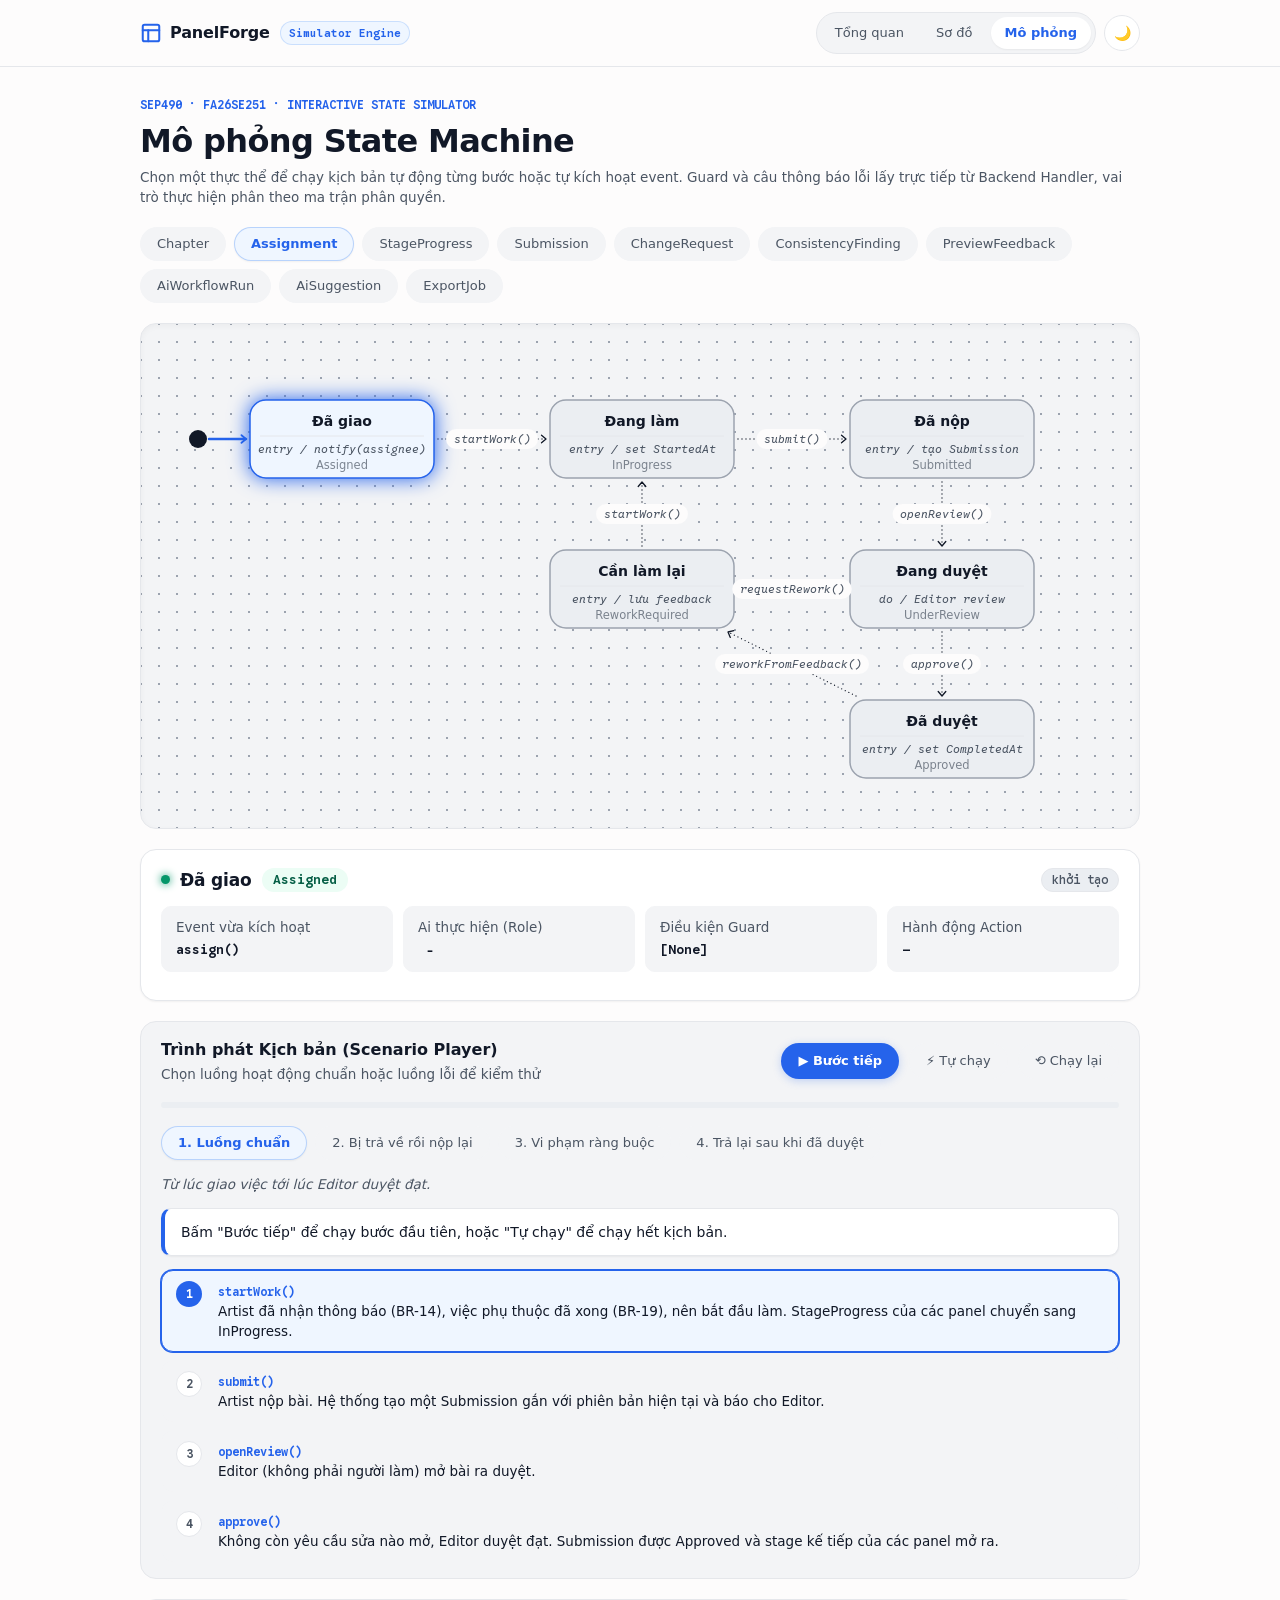
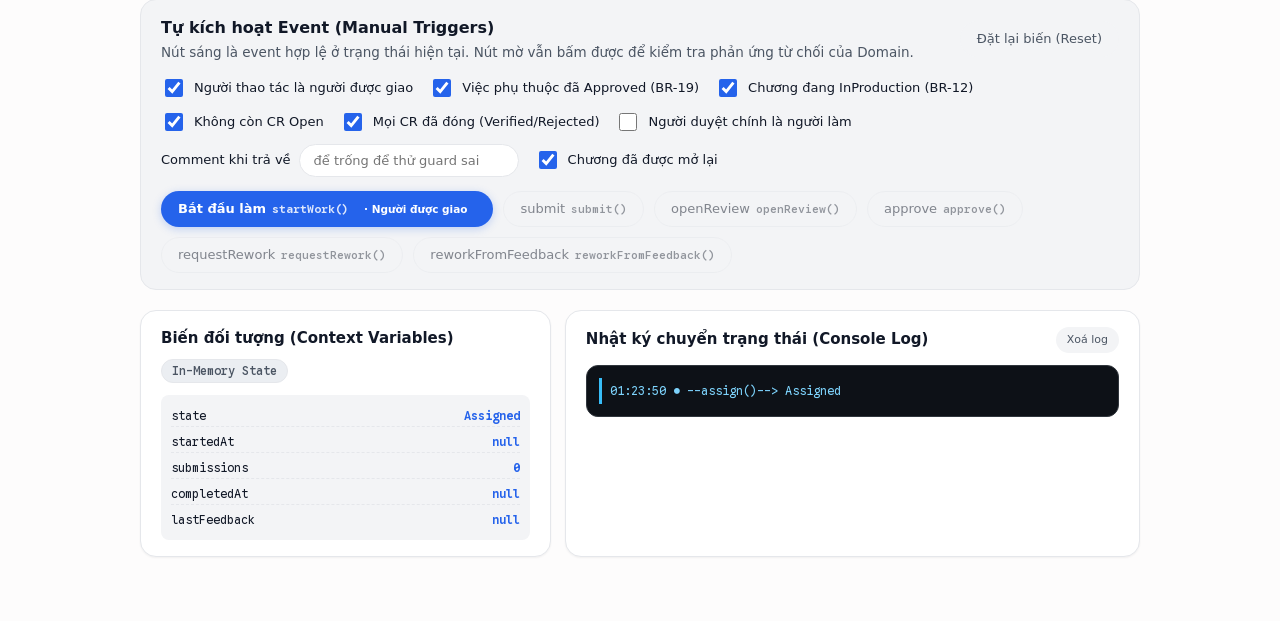
<file: state-machine-simulator.html>
<!doctype html>
<html lang="vi">
<head>
<meta charset="utf-8">
<meta name="viewport" content="width=device-width, initial-scale=1, viewport-fit=cover">
<title>PanelForge · State Machine Simulator</title>
<link rel="stylesheet" href="https://fonts.googleapis.com/css2?family=Google+Sans+Flex:wght@300..700&family=Google+Sans+Code:wght@300..700&display=swap">
<link rel="stylesheet" href="state-machines.css">
<style>
  .inputs { display: flex; flex-wrap: wrap; gap: 10px 16px; align-items: center; }
  .inputs label { display: inline-flex; gap: 8px; align-items: center; font-size: 13px; font-weight: 500; }
  .inputs input[type=text] { min-width: 220px; padding: 8px 14px; border: 1px solid var(--stroke-default); border-radius: 999px; background: var(--surface-bright); color: var(--on-surface); font: 13px var(--ff-sans); }
  .inputs input[type=checkbox] { width: 18px; height: 18px; accent-color: var(--primary); }
  .split { display: grid; grid-template-columns: 1fr 1.4fr; gap: 14px; }
  @media (max-width: 760px) { .split { grid-template-columns: 1fr; } }
  .vars { font: 12px var(--ff-mono); display: grid; gap: 4px; padding: 10px; background: var(--surface-dim); border-radius: 8px; }
  .vars div { display: flex; justify-content: space-between; border-bottom: 1px dashed var(--stroke-default); padding: 3px 0; }
  .vars div:last-child { border-bottom: 0; }
  .vars b { font-weight: 600; color: var(--primary); }
  .progress-wrap { width: 100%; height: 6px; background: var(--surface-container); border-radius: 999px; overflow: hidden; margin: 4px 0; }
  .progress-bar { width: 0%; height: 100%; background: var(--primary); transition: width .3s ease; border-radius: 999px; }
</style>
</head>
<body>
<header class="topnav">
  <div class="in">
    <div class="brand-wrap">
      <a class="brand" href="index.html">
        <svg width="22" height="22" viewBox="0 0 24 24" fill="none" stroke="currentColor" stroke-width="2.2" stroke-linecap="round" stroke-linejoin="round" style="color:var(--primary)"><rect x="3" y="3" width="18" height="18" rx="2"/><path d="M3 9h18"/><path d="M9 21V9"/></svg>
        PanelForge
      </a>
      <span class="brand-badge">Simulator Engine</span>
    </div>
    <div class="actions">
      <nav aria-label="Trang">
        <a href="index.html">Tổng quan</a>
        <a href="state-machine-diagrams.html">Sơ đồ</a>
        <a href="state-machine-simulator.html" aria-current="page">Mô phỏng</a>
      </nav>
      <button class="btn-icon" id="theme-toggle" type="button" aria-label="Chuyển chế độ sáng tối">🌙</button>
    </div>
  </div>
</header>

<div class="wrap">
  <div style="display:flex;flex-direction:column;gap:6px">
    <p class="body-s muted mono" style="color:var(--primary);font-weight:600">SEP490 · FA26SE251 · INTERACTIVE STATE SIMULATOR</p>
    <h1 class="headline">Mô phỏng State Machine</h1>
    <p class="body-s muted">Chọn một thực thể để chạy kịch bản tự động từng bước hoặc tự kích hoạt event. Guard và câu thông báo lỗi lấy trực tiếp từ Backend Handler, vai trò thực hiện phân theo ma trận phân quyền.</p>
  </div>

  <!-- Machine Selector Chips -->
  <div class="chips" id="tabs" role="tablist" aria-label="Chọn thực thể"></div>

  <!-- Interactive SVG Canvas -->
  <div class="viewport">
    <svg id="svg" role="img" aria-label="Sơ đồ trạng thái động"></svg>
  </div>

  <!-- Current State Status Panel -->
  <div class="panel">
    <div class="row between">
      <div class="row" style="gap:10px">
        <span class="pulse-dot"></span>
        <span class="headline-s" id="cur-label" style="font-size:17px">Trạng thái hiện tại</span>
        <span class="badge ok" id="cur-badge" style="font-size:13px;font-weight:600"></span>
      </div>
      <span class="badge" id="result-badge">sẵn sàng</span>
    </div>
    <div class="info-grid four">
      <div class="info-item"><span class="body-s muted">Event vừa kích hoạt</span><code id="i-event">–</code></div>
      <div class="info-item"><span class="body-s muted">Ai thực hiện (Role)</span><span id="i-who" class="badge-role" style="font-size:12px;display:inline-block">–</span></div>
      <div class="info-item"><span class="body-s muted">Điều kiện Guard</span><code id="i-guard">–</code></div>
      <div class="info-item"><span class="body-s muted">Hành động Action</span><code id="i-action">–</code></div>
    </div>
    <p class="callout" id="why" hidden></p>
    <p class="body-s muted mono" id="i-src"></p>
  </div>

  <!-- Scenario Player Deck -->
  <div class="deck">
    <div class="row between">
      <div style="display:flex;flex-direction:column;gap:2px">
        <span style="font-weight:650;font-size:16px">Trình phát Kịch bản (Scenario Player)</span>
        <span class="body-s muted" id="flow-count-label">Chọn luồng hoạt động chuẩn hoặc luồng lỗi để kiểm thử</span>
      </div>
      <div class="row">
        <button class="btn-accent" id="next" type="button">▶ Bước tiếp</button>
        <button id="auto" type="button" class="btn-ghost">⚡ Tự chạy</button>
        <button class="btn-ghost" id="restart" type="button">⟲ Chạy lại</button>
      </div>
    </div>

    <!-- Progress bar -->
    <div class="progress-wrap"><div class="progress-bar" id="flow-progress"></div></div>

    <div class="chips" id="flows" aria-label="Chọn kịch bản"></div>
    <p class="body-s muted" id="flow-desc" style="font-style:italic"></p>
    <div class="narration" id="narration" aria-live="polite">Bấm "Bước tiếp" để chạy bước đầu tiên, hoặc bấm "Tự chạy" để tự động diễn tiến.</div>
    <ol class="steps" id="steps"></ol>
  </div>

  <!-- Manual Event Trigger Deck -->
  <div class="deck">
    <div class="row between">
      <div>
        <span style="font-weight:650;font-size:16px">Tự kích hoạt Event (Manual Triggers)</span>
        <p class="body-s muted" style="margin-top:2px">Nút sáng là event hợp lệ ở trạng thái hiện tại. Nút mờ vẫn bấm được để kiểm tra phản ứng từ chối của Domain.</p>
      </div>
      <button class="btn-ghost" id="reset" type="button">Đặt lại biến (Reset)</button>
    </div>
    <div class="inputs" id="inputs"></div>
    <div class="row" id="buttons"></div>
  </div>

  <!-- Split Panel: Variables & Console Log -->
  <div class="split">
    <div class="panel">
      <div class="row between">
        <span style="font-weight:650;font-size:15px">Biến đối tượng (Context Variables)</span>
        <span class="badge mono">In-Memory State</span>
      </div>
      <div class="vars" id="vars"></div>
    </div>
    <div class="panel">
      <div class="row between">
        <span style="font-weight:650;font-size:15px">Nhật ký chuyển trạng thái (Console Log)</span>
        <button class="btn-ghost" style="min-height:26px;padding:2px 10px;font-size:11px" onclick="$('log').innerHTML=''">Xoá log</button>
      </div>
      <div class="log-terminal" id="log"></div>
    </div>
  </div>
</div>

<script src="state-machines.js"></script>
<script>
// Theme Management
const themeBtn = document.getElementById('theme-toggle');
function applyTheme(th) {
  document.documentElement.setAttribute('data-theme', th);
  localStorage.setItem('sm_theme', th);
  themeBtn.textContent = th === 'dark' ? '☀️' : '🌙';
  themeBtn.title = th === 'dark' ? 'Chuyển sang giao diện Sáng' : 'Chuyển sang giao diện Tối';
}
const curTheme = localStorage.getItem('sm_theme') || (window.matchMedia('(prefers-color-scheme: dark)').matches ? 'dark' : 'light');
applyTheme(curTheme);
themeBtn.onclick = () => applyTheme(document.documentElement.getAttribute('data-theme') === 'dark' ? 'light' : 'dark');

function roleClass(who) {
  if (!who) return '';
  const w = who.toLowerCase();
  if (w.includes('producer')) return 'role-producer';
  if (w.includes('editor')) return 'role-editor';
  if (w.includes('artist')) return 'role-artist';
  if (w.includes('writer')) return 'role-writer';
  if (w.includes('publisher')) return 'role-publisher';
  if (w.includes('ai') || w.includes('continuity')) return 'role-ai';
  return '';
}

const { MACHINES, render, now, findT, checkGuard, freshCtx } = window.SM;
const $ = id => document.getElementById(id);
const reduce = window.matchMedia('(prefers-reduced-motion: reduce)').matches;
const flowResults = [];
let key, m, ref, state, ctx, busy = false, flowIdx = 0, stepIdx = 0, autoTimer = null;

function log(msg, cls) {
  const d = document.createElement('div'); d.className = cls; d.textContent = `${now()}  ${msg}`;
  $('log').prepend(d);
}

function setInfo(t, ev, guard, action, result, ok, why) {
  $('i-event').textContent = ev;
  const whoEl = $('i-who');
  if (t?.who) {
    whoEl.textContent = t.who;
    whoEl.className = 'badge-role ' + roleClass(t.who);
  } else {
    whoEl.textContent = '–';
    whoEl.className = 'badge-role';
  }
  $('i-guard').textContent = guard; $('i-action').textContent = action;
  $('i-src').textContent = t?.src ? `Backend Handler: ${t.src}` : '';
  $('result-badge').textContent = result; $('result-badge').className = 'badge ' + (ok === true ? 'ok' : ok === false ? 'bad' : '');
  if (why) {
    $('why').hidden = false;
    $('why').className = 'callout';
    $('why').textContent = `Bị chặn: ${why}`;
  } else if (t?.explain) {
    $('why').hidden = false;
    $('why').className = 'callout callout-info';
    $('why').textContent = `💡 Ý nghĩa nghiệp vụ: ${t.explain}`;
  } else {
    $('why').hidden = true;
  }
}

function clearEdges() {
  Object.values(ref.edges).forEach(e => { e.classList.remove('is-active', 'is-error'); e.setAttribute('marker-end', `url(#car-n-${ref.uid})`); });
  Object.values(ref.nodes).forEach(n => n.classList.remove('is-error'));
}

function load(k) {
  stopAuto();
  key = k; m = MACHINES[k]; flowIdx = 0;
  try { history.replaceState(null, '', '#' + k); } catch (e) {}
  ref = render($('svg'), m, 'sim');
  renderTabs();
  restartFlow();
  $('log').innerHTML = '';
  const e = ref.edges.init; e.classList.add('is-active'); e.setAttribute('marker-end', `url(#car-a-${ref.uid})`);
  log(`● --${m.initEvent}--> ${state}`, 'ok');
}

function renderTabs() {
  $('tabs').innerHTML = '';
  Object.entries(MACHINES).forEach(([k, mm]) => {
    const b = document.createElement('button');
    b.type = 'button'; b.className = 'chip' + (k === key ? ' is-active' : '');
    b.setAttribute('role', 'tab'); b.setAttribute('aria-selected', k === key);
    b.textContent = mm.name; b.title = mm.vi;
    b.onclick = () => { if (!busy) load(k); };
    $('tabs').appendChild(b);
  });
}

function renderInputs() {
  $('inputs').innerHTML = '';
  m.inputs.forEach(i => {
    const l = document.createElement('label');
    if (i.type === 'check') {
      l.innerHTML = `<input type="checkbox" id="in-${key}-${i.id}"> ${i.label}`;
      const c = l.querySelector('input'); c.checked = ctx[i.id];
      c.onchange = () => { ctx[i.id] = c.checked; };
    } else {
      l.innerHTML = `${i.label}<input type="text" id="in-${key}-${i.id}" placeholder="để trống để thử guard sai">`;
      const t = l.querySelector('input'); t.value = ctx[i.id];
      t.oninput = () => { ctx[i.id] = t.value; };
    }
    $('inputs').appendChild(l);
  });
  if (!m.inputs.length) $('inputs').innerHTML = '<span class="body-s muted">Thực thể này không yêu cầu tham số Guard nhập tay.</span>';
}

function syncInputs() {
  m.inputs.forEach(i => {
    const el = $(`in-${key}-${i.id}`); if (!el) return;
    if (i.type === 'check') el.checked = !!ctx[i.id]; else el.value = ctx[i.id] ?? '';
  });
}

function renderFlows() {
  $('flows').innerHTML = '';
  m.flows.forEach((f, i) => {
    const b = document.createElement('button');
    b.type = 'button'; b.className = 'chip' + (i === flowIdx ? ' is-active' : ''); b.textContent = `${i + 1}. ${f.name}`;
    b.onclick = () => { if (busy) return; flowIdx = i; restartFlow(); };
    $('flows').appendChild(b);
  });
}

function updateProgress() {
  const f = m.flows[flowIdx];
  const pct = f.steps.length ? Math.min(100, Math.round((stepIdx / f.steps.length) * 100)) : 0;
  $('flow-progress').style.width = pct + '%';
}

function restartFlow() {
  stopAuto();
  state = m.initial; ctx = freshCtx(m); flowResults.length = 0; stepIdx = 0;
  renderInputs(); renderFlows(); renderSteps(); updateProgress();
  if (ref) clearEdges();
  setInfo(null, m.initEvent, '[None]', '–', 'khởi tạo', null);
  $('narration').textContent = 'Bấm "Bước tiếp" để chạy bước đầu tiên, hoặc "Tự chạy" để chạy hết kịch bản.';
  update();
}

function renderSteps() {
  const f = m.flows[flowIdx];
  $('flow-desc').textContent = f.desc;
  $('steps').innerHTML = '';
  f.steps.forEach((s, i) => {
    const li = document.createElement('li');
    const r = flowResults[i];
    li.className = (i === stepIdx ? 'is-current ' : '') + (i < stepIdx ? 'is-done ' : '') + (r ? (r.ok ? 'ok' : 'bad') : '');
    const set = s.set ? ' · đặt ' + Object.entries(s.set).map(([k, v]) => `${k}=${JSON.stringify(v)}`).join(', ') : '';
    li.innerHTML = `<div><span class="ev">${s.ev}</span><span class="body-s muted">${set}</span><br>${s.say}${r ? `<br><span class="res ${r.ok ? 'ok' : 'bad'}">${r.ok ? '✓ Thành công: chuyển sang ' + r.to : '✗ Bị chặn: ' + r.why}</span>` : ''}</div>`;
    $('steps').appendChild(li);
  });
  $('next').disabled = stepIdx >= f.steps.length;
}

async function nextStep() {
  const f = m.flows[flowIdx];
  if (busy || stepIdx >= f.steps.length) return;
  const s = f.steps[stepIdx];
  Object.assign(ctx, s.set || {}); syncInputs();
  $('narration').textContent = `Bước ${stepIdx + 1}/${f.steps.length}: ${s.say}`;
  const r = await fire(findT(m, state, s.ev));
  flowResults[stepIdx] = r; stepIdx++;
  renderSteps(); updateProgress();
  if (stepIdx >= f.steps.length) { stopAuto(); $('narration').textContent += ' 🎉 (Kịch bản hoàn tất thành công)'; }
}

function stopAuto() { clearInterval(autoTimer); autoTimer = null; $('auto').textContent = '⚡ Tự chạy'; }

function update() {
  Object.entries(ref.nodes).forEach(([k, n]) => n.classList.toggle('is-active', k === state));
  const s = m.states[state];
  $('cur-label').textContent = s.vi;
  $('cur-badge').textContent = `${state}${s.final ? ' (kết thúc)' : ''}`;
  $('vars').innerHTML = `<div><span>state</span><b>${state}</b></div>` + Object.keys(m.vars).map(k => `<div><span>${k}</span><b>${ctx[k] ?? 'null'}</b></div>`).join('');

  $('buttons').innerHTML = '';
  const avail = m.t.filter(t => t.from === state);
  if (!avail.length) {
    const sp = document.createElement('span'); sp.className = 'body-s muted';
    sp.textContent = '🏁 Đã đến trạng thái kết thúc (Final State). Bấm "Đặt lại" để mô phỏng lại từ đầu.';
    $('buttons').appendChild(sp);
  }
  const shown = new Set();
  m.t.forEach((t, i) => {
    const ok = t.from === state;
    if (!ok && (shown.has(t.ev) || avail.some(o => o.ev === t.ev))) return;
    shown.add(t.ev);
    const b = document.createElement('button');
    b.type = 'button'; b.className = ok ? 'btn-accent' : 'btn-off';
    const rc = roleClass(t.who);
    b.innerHTML = `${ok ? t.btn : t.ev.replace(/\(.*/, '')} <code>${t.ev}</code>${ok ? `<span class="badge-role ${rc}" style="font-size:10.5px">· ${t.who}</span>` : ''}`;
    b.onclick = () => { stopAuto(); fire(i); };
    $('buttons').appendChild(b);
  });
}

function fire(i) {
  return new Promise(resolve => {
    if (busy) return resolve({ ok: false, why: 'đang xử lý animation' });
    const t = m.t[i];
    clearEdges();
    const guardTxt = t.g ? `[${t.g[0]}]` : '[None]';
    if (t.from !== state) {
      ref.nodes[state].classList.add('is-error');
      const why = `Không có transition ${t.ev} từ trạng thái ${state}.`;
      setInfo(t, t.ev, guardTxt, 'không chạy', 'InvalidOperation', false, why);
      log(`✗ ${t.ev}: ${why}`, 'bad');
      return resolve({ ok: false, why });
    }
    const g = checkGuard(t, ctx);
    if (g !== true) {
      const e = ref.edges[i]; e.classList.add('is-error'); e.setAttribute('marker-end', `url(#car-e-${ref.uid})`);
      setInfo(t, t.ev, `${guardTxt} = false`, 'không chạy', 'guard chặn', false, g);
      log(`✗ ${t.ev}: ${g}`, 'bad');
      return resolve({ ok: false, why: g });
    }
    const e = ref.edges[i];
    e.classList.add('is-active'); e.setAttribute('marker-end', `url(#car-a-${ref.uid})`);
    let done = false;
    const finish = () => {
      if (done) return; done = true;
      ref.particle.classList.remove('is-animating');
      const prev = state;
      if (t.a) { t.a[1](ctx); log(`  / action: ${t.a[0]}`, 'act'); }
      state = t.to;
      setInfo(t, t.ev, t.g ? `${guardTxt} = true` : '[None]', t.a ? t.a[0] : '–', 'đã chuyển', true);
      log(`✓ ${prev} --${t.ev}--> ${state}  (${t.who})`, 'ok');
      if (m.states[state].final) log(`◉ ${state} là trạng thái kết thúc`, 'ok');
      busy = false; update(); resolve({ ok: true, to: state });
    };
    if (reduce) return finish();
    busy = true;
    const len = e.getTotalLength(), t0 = performance.now();
    ref.particle.classList.add('is-animating');
    setTimeout(finish, 800);
    (function step(ts) {
      if (done) return;
      const p = Math.min((ts - t0) / 550, 1), pt = e.getPointAtLength(p * len);
      ref.particle.setAttribute('cx', pt.x); ref.particle.setAttribute('cy', pt.y);
      p < 1 ? requestAnimationFrame(step) : finish();
    })(t0);
  });
}

$('reset').onclick = () => { if (!busy) load(key); };
$('next').onclick = nextStep;
$('restart').onclick = () => { if (!busy) restartFlow(); };
$('auto').onclick = () => {
  if (autoTimer) return stopAuto();
  $('auto').textContent = '⏸ Tạm dừng';
  nextStep(); autoTimer = setInterval(nextStep, 2600);
};
const initial = (location.hash || '').slice(1);
load(MACHINES[initial] ? initial : 'assignment');
</script>
</body>
</html>
</file>
<file: state-machines.css>
/* ==========================================================================
   PanelForge UML State Machines - Design System Tokens & Modern UI Styles
   SEP490 · FA26SE251 · Japanese Comic Production Pipeline
   ========================================================================== */

:root {
  --ff-sans: 'Google Sans Flex', 'Google Sans', 'Segoe UI', system-ui, -apple-system, sans-serif;
  --ff-mono: 'Google Sans Code', 'JetBrains Mono', 'Fira Code', ui-monospace, monospace;

  /* Light Theme Palette */
  --surface-rgb: 253, 252, 252;
  --surface: #fdfcfc;
  --surface-dim: #f3f4f6;
  --surface-bright: #ffffff;
  --surface-container: #ebeef2;
  --surface-container-high: #e2e6eb;

  --on-surface: #111827;
  --on-surface-variant: #4b5563;
  --on-surface-low: rgba(0, 0, 0, 0.05);

  --primary: #2563eb;
  --primary-hover: #1d4ed8;
  --accent: #3b82f6;
  --accent-container: #eff6ff;
  --accent-fixed: #2563eb;

  --positive: #059669;
  --positive-container: #ecfdf5;
  --positive-text: #065f46;
  
  --error: #dc2626;
  --error-container: #fef2f2;
  --error-text: #991b1b;

  --warning: #d97706;
  --warning-container: #fffbeb;

  --outline: #9ca3af;
  --stroke-default: #e5e7eb;
  --stroke-subtle: #f3f4f6;

  /* Role Badges Color Tokens */
  --role-producer: #7c3aed;
  --role-producer-bg: #f5f3ff;
  --role-editor: #059669;
  --role-editor-bg: #ecfdf5;
  --role-artist: #d97706;
  --role-artist-bg: #fffbeb;
  --role-writer: #2563eb;
  --role-writer-bg: #eff6ff;
  --role-publisher: #e11d48;
  --role-publisher-bg: #fff1f2;
  --role-ai: #0284c7;
  --role-ai-bg: #f0f9ff;

  --shadow-sm: 0 1px 2px 0 rgba(0, 0, 0, 0.05);
  --shadow-md: 0 4px 6px -1px rgba(0, 0, 0, 0.07), 0 2px 4px -2px rgba(0, 0, 0, 0.05);
  --shadow-lg: 0 10px 15px -3px rgba(0, 0, 0, 0.08), 0 4px 6px -4px rgba(0, 0, 0, 0.04);
  --shadow-glow: 0 0 15px rgba(37, 99, 235, 0.25);
  --card-radius: 16px;
}

@media (prefers-color-scheme: dark) {
  :root:not([data-theme="light"]) {
    --surface-rgb: 15, 17, 23;
    --surface: #0f1117;
    --surface-dim: #161922;
    --surface-bright: #1c202d;
    --surface-container: #222634;
    --surface-container-high: #2a3042;

    --on-surface: #f3f4f6;
    --on-surface-variant: #9ca3af;
    --on-surface-low: rgba(255, 255, 255, 0.07);

    --primary: #60a5fa;
    --primary-hover: #93c5fd;
    --accent: #3b82f6;
    --accent-container: #1e293b;
    --accent-fixed: #60a5fa;

    --positive: #34d399;
    --positive-container: #064e3b;
    --positive-text: #a7f3d0;

    --error: #f87171;
    --error-container: #450a0a;
    --error-text: #fecaca;

    --warning: #fbbf24;
    --warning-container: #451a03;

    --outline: #4b5563;
    --stroke-default: #2d3345;
    --stroke-subtle: #1f2432;

    --role-producer: #a78bfa;
    --role-producer-bg: #2e1065;
    --role-editor: #34d399;
    --role-editor-bg: #064e3b;
    --role-artist: #fbbf24;
    --role-artist-bg: #451a03;
    --role-writer: #60a5fa;
    --role-writer-bg: #172554;
    --role-publisher: #fb7185;
    --role-publisher-bg: #4c0519;
    --role-ai: #38bdf8;
    --role-ai-bg: #082f49;

    --shadow-sm: 0 1px 2px 0 rgba(0, 0, 0, 0.3);
    --shadow-md: 0 4px 6px -1px rgba(0, 0, 0, 0.4);
    --shadow-lg: 0 10px 15px -3px rgba(0, 0, 0, 0.5);
    --shadow-glow: 0 0 20px rgba(96, 165, 250, 0.3);
    color-scheme: dark;
  }
}

:root[data-theme="dark"] {
  --surface-rgb: 15, 17, 23;
  --surface: #0f1117;
  --surface-dim: #161922;
  --surface-bright: #1c202d;
  --surface-container: #222634;
  --surface-container-high: #2a3042;

  --on-surface: #f3f4f6;
  --on-surface-variant: #9ca3af;
  --on-surface-low: rgba(255, 255, 255, 0.07);

  --primary: #60a5fa;
  --primary-hover: #93c5fd;
  --accent: #3b82f6;
  --accent-container: #1e293b;
  --accent-fixed: #60a5fa;

  --positive: #34d399;
  --positive-container: #064e3b;
  --positive-text: #a7f3d0;

  --error: #f87171;
  --error-container: #450a0a;
  --error-text: #fecaca;

  --warning: #fbbf24;
  --warning-container: #451a03;

  --outline: #4b5563;
  --stroke-default: #2d3345;
  --stroke-subtle: #1f2432;

  --role-producer: #a78bfa;
  --role-producer-bg: #2e1065;
  --role-editor: #34d399;
  --role-editor-bg: #064e3b;
  --role-artist: #fbbf24;
  --role-artist-bg: #451a03;
  --role-writer: #60a5fa;
  --role-writer-bg: #172554;
  --role-publisher: #fb7185;
  --role-publisher-bg: #4c0519;
  --role-ai: #38bdf8;
  --role-ai-bg: #082f49;

  --shadow-sm: 0 1px 2px 0 rgba(0, 0, 0, 0.3);
  --shadow-md: 0 4px 6px -1px rgba(0, 0, 0, 0.4);
  --shadow-lg: 0 10px 15px -3px rgba(0, 0, 0, 0.5);
  --shadow-glow: 0 0 20px rgba(96, 165, 250, 0.3);
  color-scheme: dark;
}

:root[data-theme="light"] {
  --surface-rgb: 253, 252, 252;
  --surface: #fdfcfc;
  --surface-dim: #f3f4f6;
  --surface-bright: #ffffff;
  --surface-container: #ebeef2;
  --surface-container-high: #e2e6eb;

  --on-surface: #111827;
  --on-surface-variant: #4b5563;
  --on-surface-low: rgba(0, 0, 0, 0.05);

  --primary: #2563eb;
  --primary-hover: #1d4ed8;
  --accent: #3b82f6;
  --accent-container: #eff6ff;
  --accent-fixed: #2563eb;

  --positive: #059669;
  --positive-container: #ecfdf5;
  --positive-text: #065f46;

  --error: #dc2626;
  --error-container: #fef2f2;
  --error-text: #991b1b;

  --warning: #d97706;
  --warning-container: #fffbeb;

  --outline: #9ca3af;
  --stroke-default: #e5e7eb;
  --stroke-subtle: #f3f4f6;

  --role-producer: #7c3aed;
  --role-producer-bg: #f5f3ff;
  --role-editor: #059669;
  --role-editor-bg: #ecfdf5;
  --role-artist: #d97706;
  --role-artist-bg: #fffbeb;
  --role-writer: #2563eb;
  --role-writer-bg: #eff6ff;
  --role-publisher: #e11d48;
  --role-publisher-bg: #fff1f2;
  --role-ai: #0284c7;
  --role-ai-bg: #f0f9ff;

  --shadow-sm: 0 1px 2px 0 rgba(0, 0, 0, 0.05);
  --shadow-md: 0 4px 6px -1px rgba(0, 0, 0, 0.07);
  --shadow-lg: 0 10px 15px -3px rgba(0, 0, 0, 0.08);
  --shadow-glow: 0 0 15px rgba(37, 99, 235, 0.25);
  color-scheme: light;
}

/* Global Reset & Base */
*, *::before, *::after { box-sizing: border-box; }
body {
  margin: 0;
  background: var(--surface);
  color: var(--on-surface);
  font-family: var(--ff-sans);
  line-height: 1.5;
  -webkit-font-smoothing: antialiased;
  -moz-osx-font-smoothing: grayscale;
  transition: background-color .25s ease, color .25s ease;
}

.wrap {
  max-width: 1040px;
  margin: 0 auto;
  padding-inline: 20px;
  padding-block: 28px 64px;
  display: flex;
  flex-direction: column;
  gap: 20px;
}

/* Typography */
.headline {
  margin: 0;
  font-size: 32px;
  line-height: 40px;
  font-weight: 650;
  letter-spacing: -0.02em;
  color: var(--on-surface);
}

.headline-s {
  margin: 0;
  font-size: 20px;
  line-height: 28px;
  font-weight: 600;
  letter-spacing: -0.01em;
  color: var(--on-surface);
}

.body-s { margin: 0; font-size: 13.5px; line-height: 20px; }
.muted { color: var(--on-surface-variant); }
.mono { font-family: var(--ff-mono); font-size: 12px; }

/* Sticky Top Navigation Bar */
.topnav {
  position: sticky;
  top: 0;
  z-index: 100;
  background: rgba(var(--surface-rgb), 0.85);
  backdrop-filter: blur(16px);
  -webkit-backdrop-filter: blur(16px);
  border-bottom: 1px solid var(--stroke-default);
  transition: border-color .25s;
}

.topnav .in {
  max-width: 1040px;
  margin: 0 auto;
  padding: 12px 20px;
  display: flex;
  flex-wrap: wrap;
  gap: 12px;
  align-items: center;
  justify-content: space-between;
}

.topnav .brand-wrap {
  display: flex;
  align-items: center;
  gap: 10px;
}

.topnav .brand {
  display: inline-flex;
  align-items: center;
  gap: 8px;
  font-weight: 700;
  font-size: 16px;
  letter-spacing: -0.01em;
  color: var(--on-surface);
  text-decoration: none;
}

.topnav .brand-badge {
  font-size: 11px;
  font-weight: 600;
  font-family: var(--ff-mono);
  padding: 3px 8px;
  border-radius: 999px;
  background: var(--accent-container);
  color: var(--accent-fixed);
  border: 1px solid rgba(59, 130, 246, 0.2);
}

.topnav .actions {
  display: flex;
  align-items: center;
  gap: 8px;
}

.topnav nav {
  display: flex;
  gap: 4px;
  background: var(--surface-dim);
  padding: 4px;
  border-radius: 999px;
  border: 1px solid var(--stroke-default);
}

.topnav nav a {
  padding: 6px 14px;
  border-radius: 999px;
  font-size: 13px;
  font-weight: 500;
  color: var(--on-surface-variant);
  text-decoration: none;
  transition: all .15s ease;
}

.topnav nav a:hover {
  color: var(--on-surface);
  background: var(--surface-bright);
}

.topnav nav a[aria-current="page"] {
  background: var(--surface-bright);
  color: var(--primary);
  font-weight: 600;
  box-shadow: var(--shadow-sm);
}

/* Modern Theme Toggle Button */
.btn-icon {
  display: inline-flex;
  align-items: center;
  justify-content: center;
  width: 36px;
  height: 36px;
  border-radius: 999px;
  border: 1px solid var(--stroke-default);
  background: var(--surface-bright);
  color: var(--on-surface);
  cursor: pointer;
  transition: all .15s ease;
  font-size: 14px;
}

.btn-icon:hover {
  background: var(--surface-container-high);
  border-color: var(--outline);
}

/* Buttons */
button {
  appearance: none;
  display: inline-flex;
  align-items: center;
  justify-content: center;
  gap: 6px;
  min-height: 36px;
  padding: 6px 16px;
  font: 500 13px/18px var(--ff-sans);
  color: var(--on-surface);
  background: var(--surface-bright);
  border: 1px solid var(--stroke-default);
  border-radius: 999px;
  cursor: pointer;
  transition: all .15s ease;
  user-select: none;
}

button:hover {
  background: var(--surface-container-high);
  border-color: var(--outline);
  transform: translateY(-1px);
}

button:active {
  transform: translateY(0);
}

button:focus-visible, input:focus-visible, select:focus-visible, a:focus-visible {
  outline: 2px solid var(--primary);
  outline-offset: 2px;
}

.btn-accent {
  background: var(--primary);
  color: #ffffff !important;
  border-color: transparent;
  box-shadow: 0 2px 8px rgba(37, 99, 235, 0.25);
  font-weight: 600;
}

.btn-accent:hover {
  background: var(--primary-hover);
  border-color: transparent;
  box-shadow: 0 4px 12px rgba(37, 99, 235, 0.35);
}

.btn-ghost {
  background: var(--surface-dim);
  border-color: transparent;
  color: var(--on-surface-variant);
}

.btn-ghost:hover {
  background: var(--surface-container);
  color: var(--on-surface);
}

.btn-off {
  opacity: .5;
  background: var(--surface-dim);
  border-color: var(--stroke-default);
}

.btn-off:hover {
  opacity: .75;
}

button code {
  font-family: var(--ff-mono);
  font-size: 11.5px;
  opacity: .85;
}

/* Chips & Pills */
.chips {
  display: flex;
  flex-wrap: wrap;
  gap: 8px;
}

.chip {
  min-height: 34px;
  padding: 0 16px;
  font-size: 13px;
  font-weight: 500;
  background: var(--surface-dim);
  color: var(--on-surface-variant);
  border: 1px solid transparent;
  border-radius: 999px;
  cursor: pointer;
  transition: all .15s ease;
}

.chip:hover {
  background: var(--surface-container);
  color: var(--on-surface);
  border-color: var(--stroke-default);
}

.chip.is-active {
  background: var(--accent-container);
  color: var(--accent-fixed);
  border-color: rgba(59, 130, 246, 0.3);
  font-weight: 600;
  box-shadow: var(--shadow-sm);
}

/* Badges */
.badge {
  display: inline-flex;
  align-items: center;
  padding: 3px 10px;
  background: var(--surface-container);
  color: var(--on-surface-variant);
  border-radius: 999px;
  font: 500 12px/16px var(--ff-mono);
  border: 1px solid var(--stroke-default);
}

.badge.ok {
  background: var(--positive-container);
  color: var(--positive-text);
  border-color: transparent;
}

.badge.bad {
  background: var(--error-container);
  color: var(--error-text);
  border-color: transparent;
}

/* Role Badges */
.badge-role {
  display: inline-flex;
  align-items: center;
  gap: 4px;
  padding: 2px 9px;
  border-radius: 999px;
  font: 600 11.5px/16px var(--ff-sans);
}

.role-producer { background: var(--role-producer-bg); color: var(--role-producer); }
.role-editor   { background: var(--role-editor-bg);   color: var(--role-editor); }
.role-artist   { background: var(--role-artist-bg);   color: var(--role-artist); }
.role-writer   { background: var(--role-writer-bg);   color: var(--role-writer); }
.role-publisher{ background: var(--role-publisher-bg);color: var(--role-publisher); }
.role-ai       { background: var(--role-ai-bg);       color: var(--role-ai); }

/* SVG Viewport Canvas with Modern Blueprint Grid */
.viewport {
  position: relative;
  border-radius: var(--card-radius);
  background-color: var(--surface-dim);
  background-image: radial-gradient(var(--outline) 1px, transparent 1px);
  background-size: 18px 18px;
  background-position: -9px -9px;
  border: 1px solid var(--stroke-default);
  padding: 20px 12px;
  overflow-x: auto;
  box-shadow: inset 0 2px 6px rgba(0, 0, 0, 0.04);
}

.viewport svg {
  width: 100%;
  height: auto;
  display: block;
  margin: 0 auto;
  min-width: 580px;
}

svg text { user-select: none; stroke: none; }
.st-name { fill: var(--on-surface); font: 600 14px var(--ff-sans); }
.st-act { fill: var(--on-surface-variant); font: italic 11.5px var(--ff-mono); }
.st-key { fill: var(--on-surface-variant); font: 500 11.5px var(--ff-sans); opacity: .7; }
.edge-label { fill: var(--on-surface-variant); font: italic 11.5px var(--ff-mono); }

.state-rect {
  stroke-width: 1.5px;
  transition: stroke .25s, fill .25s, filter .25s;
}

.state-node.is-active .state-rect {
  stroke: var(--primary);
  fill: var(--accent-container);
  filter: drop-shadow(0 0 10px var(--primary));
}

.state-node.is-error .state-rect {
  stroke: var(--error);
  filter: drop-shadow(0 0 8px var(--error));
}

.transition-edge {
  transition: stroke .25s, stroke-width .25s;
}

.transition-edge.is-active {
  stroke: var(--primary);
  stroke-width: 2.5px;
  stroke-dasharray: none;
}

.transition-edge.is-error {
  stroke: var(--error);
  stroke-width: 2.5px;
  stroke-dasharray: none;
}

.flow-particle {
  fill: var(--primary);
  opacity: 0;
  transition: opacity .2s;
  filter: drop-shadow(0 0 4px var(--primary));
}

.flow-particle.is-animating { opacity: 1; }

/* Panels & Cards */
.panel {
  padding: 16px 20px;
  background: var(--surface-bright);
  border: 1px solid var(--stroke-default);
  border-radius: var(--card-radius);
  display: flex;
  flex-direction: column;
  gap: 12px;
  box-shadow: var(--shadow-sm);
}

.deck {
  padding: 16px 20px;
  background: var(--surface-dim);
  border: 1px solid var(--stroke-default);
  border-radius: var(--card-radius);
  display: flex;
  flex-direction: column;
  gap: 14px;
}

.card {
  display: flex;
  flex-direction: column;
  gap: 16px;
  padding: 24px;
  background: var(--surface-bright);
  border: 1px solid var(--stroke-default);
  border-radius: var(--card-radius);
  box-shadow: var(--shadow-sm);
  scroll-margin-top: 80px;
  transition: transform .2s ease, box-shadow .2s ease, border-color .2s ease;
}

.card:hover {
  box-shadow: var(--shadow-md);
  border-color: var(--outline);
}

.group-title {
  margin: 28px 0 8px;
  font-size: 13px;
  letter-spacing: .08em;
  text-transform: uppercase;
  color: var(--primary);
  font-weight: 700;
  display: flex;
  align-items: center;
  gap: 8px;
}

.group-title::after {
  content: '';
  flex: 1;
  height: 1px;
  background: var(--stroke-default);
}

/* Info Grid */
.info-grid {
  display: grid;
  grid-template-columns: repeat(3, 1fr);
  gap: 10px;
}

.info-grid.four {
  grid-template-columns: repeat(4, 1fr);
}

@media (max-width: 760px) {
  .info-grid.four { grid-template-columns: 1fr 1fr; }
}

@media (max-width: 500px) {
  .info-grid, .info-grid.four { grid-template-columns: 1fr; }
}

.info-item {
  display: flex;
  flex-direction: column;
  gap: 4px;
  padding: 10px 14px;
  background: var(--surface-dim);
  border-radius: 10px;
  border: 1px solid var(--stroke-subtle);
}

.info-item code {
  font: 600 13px/18px var(--ff-mono);
  overflow-wrap: anywhere;
  color: var(--on-surface);
}

.row {
  display: flex;
  flex-wrap: wrap;
  gap: 10px;
  align-items: center;
}

.between { justify-content: space-between; }

/* Tables */
.table-wrap {
  overflow-x: auto;
  border: 1px solid var(--stroke-default);
  border-radius: 12px;
  box-shadow: var(--shadow-sm);
}

.table {
  width: 100%;
  border-collapse: collapse;
  font-size: 13.5px;
}

.table th, .table td {
  text-align: left;
  padding: 11px 14px;
  border-bottom: 1px solid var(--stroke-default);
  vertical-align: middle;
}

.table th {
  background: var(--surface-dim);
  color: var(--on-surface-variant);
  font-weight: 600;
  font-size: 12.5px;
  letter-spacing: .02em;
}

.table tbody tr {
  transition: background-color .15s ease;
}

.table tbody tr:hover {
  background: var(--surface-dim);
}

.table tr:last-child td { border-bottom: 0; }
.table code { font-family: var(--ff-mono); font-size: 12px; }
.g { color: var(--error); font-weight: 500; }
.a { color: var(--positive); font-weight: 500; }

/* Step List (Interactive Flows) */
.steps {
  margin: 0;
  padding: 0;
  list-style: none;
  display: flex;
  flex-direction: column;
  gap: 8px;
  counter-reset: st;
}

.steps li {
  counter-increment: st;
  display: grid;
  grid-template-columns: 30px 1fr;
  gap: 12px;
  padding: 10px 14px;
  border-radius: 12px;
  background: var(--surface-dim);
  border: 1px solid var(--stroke-subtle);
  font-size: 13.5px;
  line-height: 20px;
  transition: all .2s ease;
}

.steps li::before {
  content: counter(st);
  width: 26px;
  height: 26px;
  border-radius: 50%;
  display: grid;
  place-items: center;
  font: 600 12px var(--ff-mono);
  background: var(--surface-bright);
  border: 1px solid var(--stroke-default);
  color: var(--on-surface-variant);
}

.steps li.is-current {
  background: var(--accent-container);
  border-color: var(--accent-fixed);
  box-shadow: 0 0 0 1px var(--accent-fixed);
}

.steps li.is-current::before {
  background: var(--primary);
  color: #ffffff;
  border-color: transparent;
}

.steps li.is-done { opacity: .75; }

.steps li.ok::before {
  background: var(--positive);
  color: #ffffff;
  border-color: transparent;
}

.steps li.bad::before {
  background: var(--error);
  color: #ffffff;
  border-color: transparent;
}

.steps .ev { font: 600 12px var(--ff-mono); color: var(--primary); }
.steps .res { font: 600 12px var(--ff-mono); margin-top: 2px; display: inline-block; }
.steps .res.ok { color: var(--positive); }
.steps .res.bad { color: var(--error); }

.callout {
  padding: 12px 16px;
  border-radius: 10px;
  font-size: 13px;
  line-height: 20px;
  background: var(--error-container);
  color: var(--error-text);
  border-left: 4px solid var(--error);
}

.narration {
  padding: 12px 16px;
  border-radius: 10px;
  background: var(--surface-bright);
  border: 1px solid var(--stroke-default);
  font-size: 14px;
  line-height: 22px;
  box-shadow: var(--shadow-sm);
  border-left: 4px solid var(--primary);
}

/* Hero Section & Stats Grid for Hub (index.html) */
.hero-card {
  padding: 32px 28px;
  border-radius: 20px;
  background: linear-gradient(135deg, var(--surface-bright) 0%, var(--surface-dim) 100%);
  border: 1px solid var(--stroke-default);
  box-shadow: var(--shadow-md);
  display: flex;
  flex-direction: column;
  gap: 14px;
  position: relative;
  overflow: hidden;
}

.hero-card::after {
  content: '';
  position: absolute;
  top: -50px;
  right: -50px;
  width: 200px;
  height: 200px;
  background: radial-gradient(circle, rgba(59, 130, 246, 0.15) 0%, transparent 70%);
  border-radius: 50%;
  pointer-events: none;
}

.stats-grid {
  display: grid;
  grid-template-columns: repeat(4, 1fr);
  gap: 12px;
}

@media (max-width: 720px) {
  .stats-grid { grid-template-columns: 1fr 1fr; }
}

.stat-item {
  padding: 14px 16px;
  border-radius: 12px;
  background: var(--surface-bright);
  border: 1px solid var(--stroke-default);
  display: flex;
  flex-direction: column;
  gap: 4px;
  box-shadow: var(--shadow-sm);
}

.stat-item .val {
  font-size: 26px;
  line-height: 32px;
  font-weight: 700;
  color: var(--primary);
  font-family: var(--ff-mono);
}

.stat-item .lbl {
  font-size: 12px;
  color: var(--on-surface-variant);
  font-weight: 500;
}

/* Machine Catalog Cards (index.html) */
.machine-grid {
  display: grid;
  grid-template-columns: repeat(auto-fill, minmax(300px, 1fr));
  gap: 14px;
}

.m-card {
  padding: 18px 20px;
  border-radius: 14px;
  background: var(--surface-bright);
  border: 1px solid var(--stroke-default);
  box-shadow: var(--shadow-sm);
  display: flex;
  flex-direction: column;
  gap: 10px;
  transition: all .2s ease;
  text-decoration: none;
  color: inherit;
}

.m-card:hover {
  transform: translateY(-2px);
  box-shadow: var(--shadow-md);
  border-color: var(--primary);
}

.m-card-header {
  display: flex;
  align-items: center;
  justify-content: space-between;
}

.m-card-title {
  font-size: 16px;
  font-weight: 600;
  color: var(--on-surface);
}

.m-card-desc {
  font-size: 13px;
  color: var(--on-surface-variant);
  line-height: 19px;
}

.m-card-footer {
  display: flex;
  gap: 6px;
  margin-top: auto;
  padding-top: 10px;
  border-top: 1px solid var(--stroke-subtle);
}

/* Pulse Glow Status Animation */
@keyframes pulseGlow {
  0%, 100% { opacity: 1; transform: scale(1); }
  50% { opacity: 0.5; transform: scale(1.15); }
}

.pulse-dot {
  width: 9px;
  height: 9px;
  border-radius: 50%;
  background: var(--positive);
  display: inline-block;
  box-shadow: 0 0 8px var(--positive);
  animation: pulseGlow 2s infinite ease-in-out;
}

/* Terminal Console Log (Simulator) */
.log-terminal {
  background: #0d1117 !important;
  color: #c9d1d9 !important;
  border: 1px solid #30363d !important;
  border-radius: 12px;
  font-family: var(--ff-mono);
  font-size: 12px;
  padding: 12px;
  max-height: 240px;
  overflow-y: auto;
  display: flex;
  flex-direction: column;
  gap: 4px;
}

.log-terminal div {
  padding: 4px 8px;
  border-left: 3px solid #30363d;
}

.log-terminal .ok { border-color: #38bdf8; color: #7dd3fc; }
.log-terminal .bad { border-color: #f87171; color: #fca5a5; }
.log-terminal .act { border-color: #34d399; color: #6ee7b7; }

/* --- Orchestration & Explanation Enhancements --- */
.orchestration-grid {
  display: grid;
  grid-template-columns: repeat(auto-fit, minmax(320px, 1fr));
  gap: 14px;
  margin-top: 14px;
}
.orch-card {
  display: flex;
  flex-direction: column;
  gap: 8px;
  padding: 16px;
  border-radius: 14px;
  background: var(--surface-dim);
  border: 1px solid var(--stroke-subtle);
  transition: transform .15s ease, border-color .15s ease;
}
.orch-card:hover {
  border-color: var(--primary);
  transform: translateY(-2px);
}
.orch-card h4 {
  margin: 0;
  font-size: 14.5px;
  font-weight: 650;
  color: var(--primary);
  display: flex;
  align-items: center;
  gap: 8px;
}
.orch-card p {
  margin: 0;
  font-size: 13px;
  line-height: 20px;
  color: var(--on-surface-variant);
}
.orch-tags {
  display: flex;
  flex-wrap: wrap;
  gap: 6px;
  margin-top: auto;
  padding-top: 8px;
  border-top: 1px dashed var(--stroke-default);
}
.tag-sm {
  font-size: 11px;
  font-family: var(--ff-mono);
  padding: 2px 8px;
  border-radius: 999px;
  background: var(--surface-bright);
  border: 1px solid var(--stroke-default);
  color: var(--on-surface);
}
.explain-cell {
  font-size: 12.5px;
  line-height: 18px;
  color: var(--on-surface-variant);
  min-width: 220px;
  max-width: 340px;
}
.state-explain-cell {
  font-size: 12.5px;
  line-height: 19px;
  color: var(--on-surface-variant);
}
.br-badge {
  display: inline-block;
  font-family: var(--ff-mono);
  font-size: 11px;
  font-weight: 600;
  padding: 1px 6px;
  border-radius: 4px;
  background: var(--accent-container);
  color: var(--primary);
  margin-right: 6px;
  border: 1px solid var(--stroke-default);
}

.callout.callout-info {
  background: var(--surface-dim);
  color: var(--on-surface);
  border-left: 4px solid var(--primary);
}
</file>
